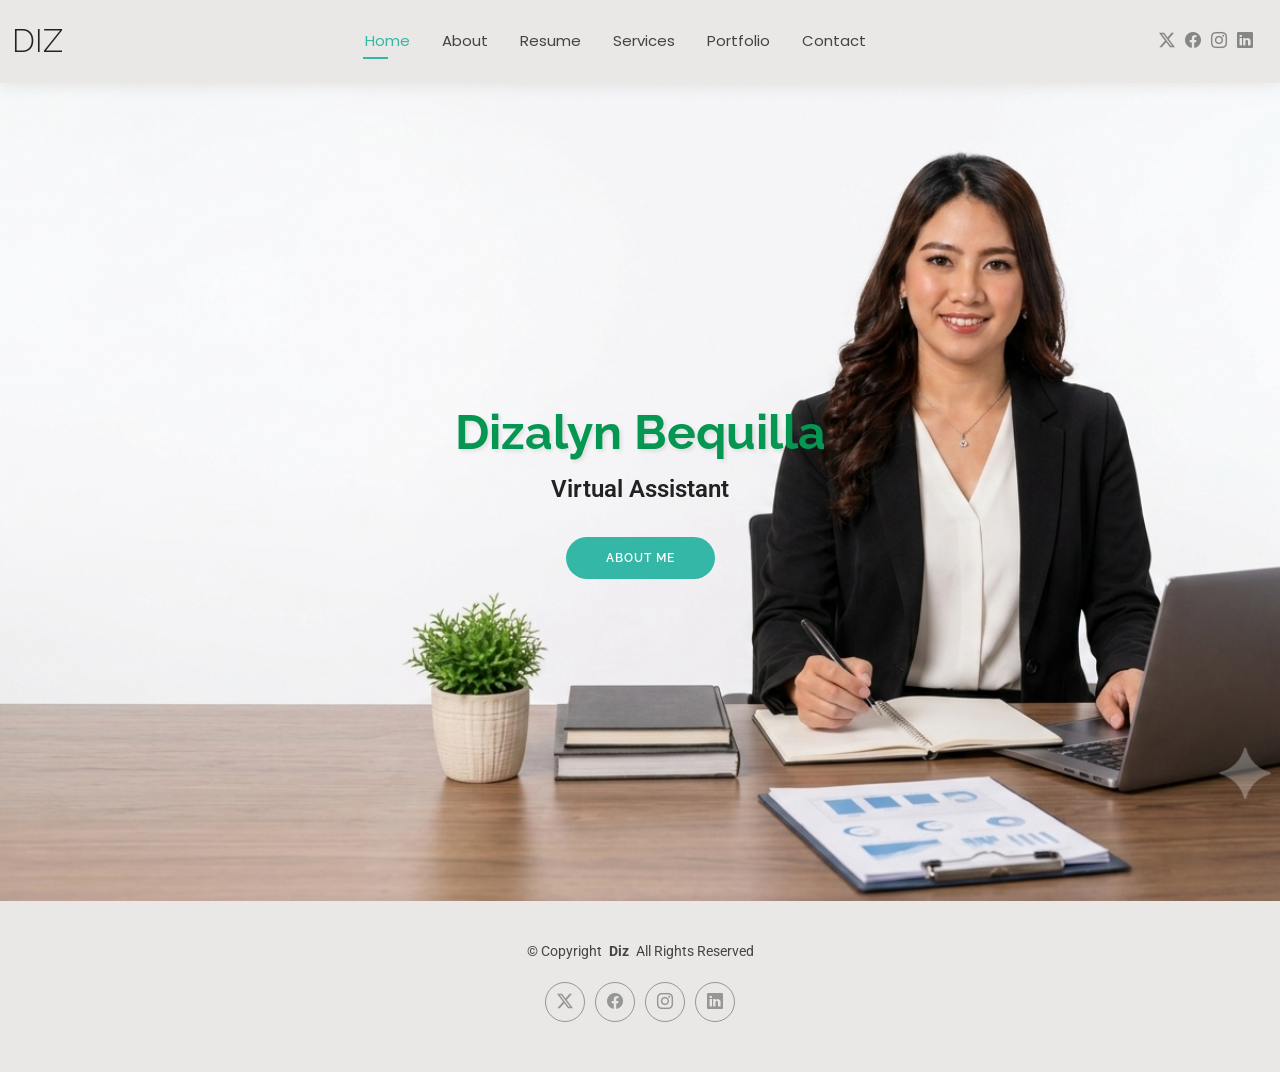
<file: index.html>
<!DOCTYPE html>
<html lang="en">

<head>
  <meta charset="utf-8">
  <meta content="width=device-width, initial-scale=1.0" name="viewport">
  <title>Home</title>
  <meta name="description" content="">
  <meta name="keywords" content="">

  <!-- Favicons -->
  <link href="assets/img/favicon.png" rel="icon">
  <link href="assets/img/apple-touch-icon.png" rel="apple-touch-icon">

  <!-- Fonts -->
  <link href="https://fonts.googleapis.com" rel="preconnect">
  <link href="https://fonts.gstatic.com" rel="preconnect" crossorigin>
  <link href="https://fonts.googleapis.com/css2?family=Roboto:ital,wght@0,100;0,300;0,400;0,500;0,700;0,900;1,100;1,300;1,400;1,500;1,700;1,900&family=Poppins:ital,wght@0,100;0,200;0,300;0,400;0,500;0,600;0,700;0,800;0,900;1,100;1,200;1,300;1,400;1,500;1,600;1,700;1,800;1,900&family=Raleway:ital,wght@0,100;0,200;0,300;0,400;0,500;0,600;0,700;0,800;0,900;1,100;1,200;1,300;1,400;1,500;1,600;1,700;1,800;1,900&display=swap" rel="stylesheet">

  <!-- Vendor CSS Files -->
  <link href="assets/vendor/bootstrap/css/bootstrap.min.css" rel="stylesheet">
  <link href="assets/vendor/bootstrap-icons/bootstrap-icons.css" rel="stylesheet">
  <link href="assets/vendor/aos/aos.css" rel="stylesheet">
  <link href="assets/vendor/swiper/swiper-bundle.min.css" rel="stylesheet">
  <link href="assets/vendor/glightbox/css/glightbox.min.css" rel="stylesheet">

  <!-- Main CSS File -->
  <link href="assets/css/main.css" rel="stylesheet">


</head>

<body class="index-page">

  <header id="header" class="header d-flex align-items-center light-background sticky-top">
    <div class="container-fluid position-relative d-flex align-items-center justify-content-between">

      <a href="index.html" class="logo d-flex align-items-center me-auto me-xl-0">
        <!-- Uncomment the line below if you also wish to use an image logo -->
        <!-- <img src="assets/img/logo.png" alt=""> -->
        <h1 class="sitename">Diz</h1>
      </a>

      <nav id="navmenu" class="navmenu">
        <ul>
          <li><a href="index.html" class="active">Home</a></li>
          <li><a href="about.html">About</a></li>
          <li><a href="resume.html">Resume</a></li>
          <li><a href="services.html">Services</a></li>
          <li><a href="portfolio.html">Portfolio</a></li>

          <li><a href="contact.html">Contact</a></li>
        </ul>
        <i class="mobile-nav-toggle d-xl-none bi bi-list"></i>
      </nav>

      <div class="header-social-links">
        <a href="#" class="twitter"><i class="bi bi-twitter-x"></i></a>
        <a href="#" class="facebook"><i class="bi bi-facebook"></i></a>
        <a href="#" class="instagram"><i class="bi bi-instagram"></i></a>
        <a href="#" class="linkedin"><i class="bi bi-linkedin"></i></a>
      </div>

    </div>
  </header>

  <main class="main">

    <!-- Hero Section -->
    <section id="hero" class="hero section">

      <img src="assets/img/banner-bg.png" alt="" data-aos="fade-in">

      <div class="container text-center" data-aos="zoom-out" data-aos-delay="100">
        <div class="row justify-content-center">
          <div class="col-lg-8">
            <h2>Dizalyn Bequilla</h2>
            <p class="job-title"> Virtual Assistant</p>
            <a href="about.html" class="btn-get-started">About Me</a>
          </div>
        </div>
      </div>

    </section><!-- /Hero Section -->

  </main>

  <footer id="footer" class="footer light-background">

    <div class="container">
      <div class="copyright text-center ">
        <p>© <span>Copyright</span> <strong class="px-1 sitename">Diz</strong> <span>All Rights Reserved<br></span></p>
      </div>
      <div class="social-links d-flex justify-content-center">
        <a href=""><i class="bi bi-twitter-x"></i></a>
        <a href=""><i class="bi bi-facebook"></i></a>
        <a href=""><i class="bi bi-instagram"></i></a>
        <a href=""><i class="bi bi-linkedin"></i></a>
      </div>
      <div class="credits">

      </div>
    </div>

  </footer>

  <!-- Scroll Top -->
  <a href="#" id="scroll-top" class="scroll-top d-flex align-items-center justify-content-center"><i class="bi bi-arrow-up-short"></i></a>

  <!-- Preloader -->
  <div id="preloader"></div>

  <!-- Vendor JS Files -->
  <script src="assets/vendor/bootstrap/js/bootstrap.bundle.min.js"></script>
  <script src="assets/vendor/php-email-form/validate.js"></script>
  <script src="assets/vendor/aos/aos.js"></script>
  <script src="assets/vendor/waypoints/noframework.waypoints.js"></script>
  <script src="assets/vendor/purecounter/purecounter_vanilla.js"></script>
  <script src="assets/vendor/swiper/swiper-bundle.min.js"></script>
  <script src="assets/vendor/glightbox/js/glightbox.min.js"></script>
  <script src="assets/vendor/imagesloaded/imagesloaded.pkgd.min.js"></script>
  <script src="assets/vendor/isotope-layout/isotope.pkgd.min.js"></script>

  <!-- Main JS File -->
  <script src="assets/js/main.js"></script>

</body>

</html>
</file>
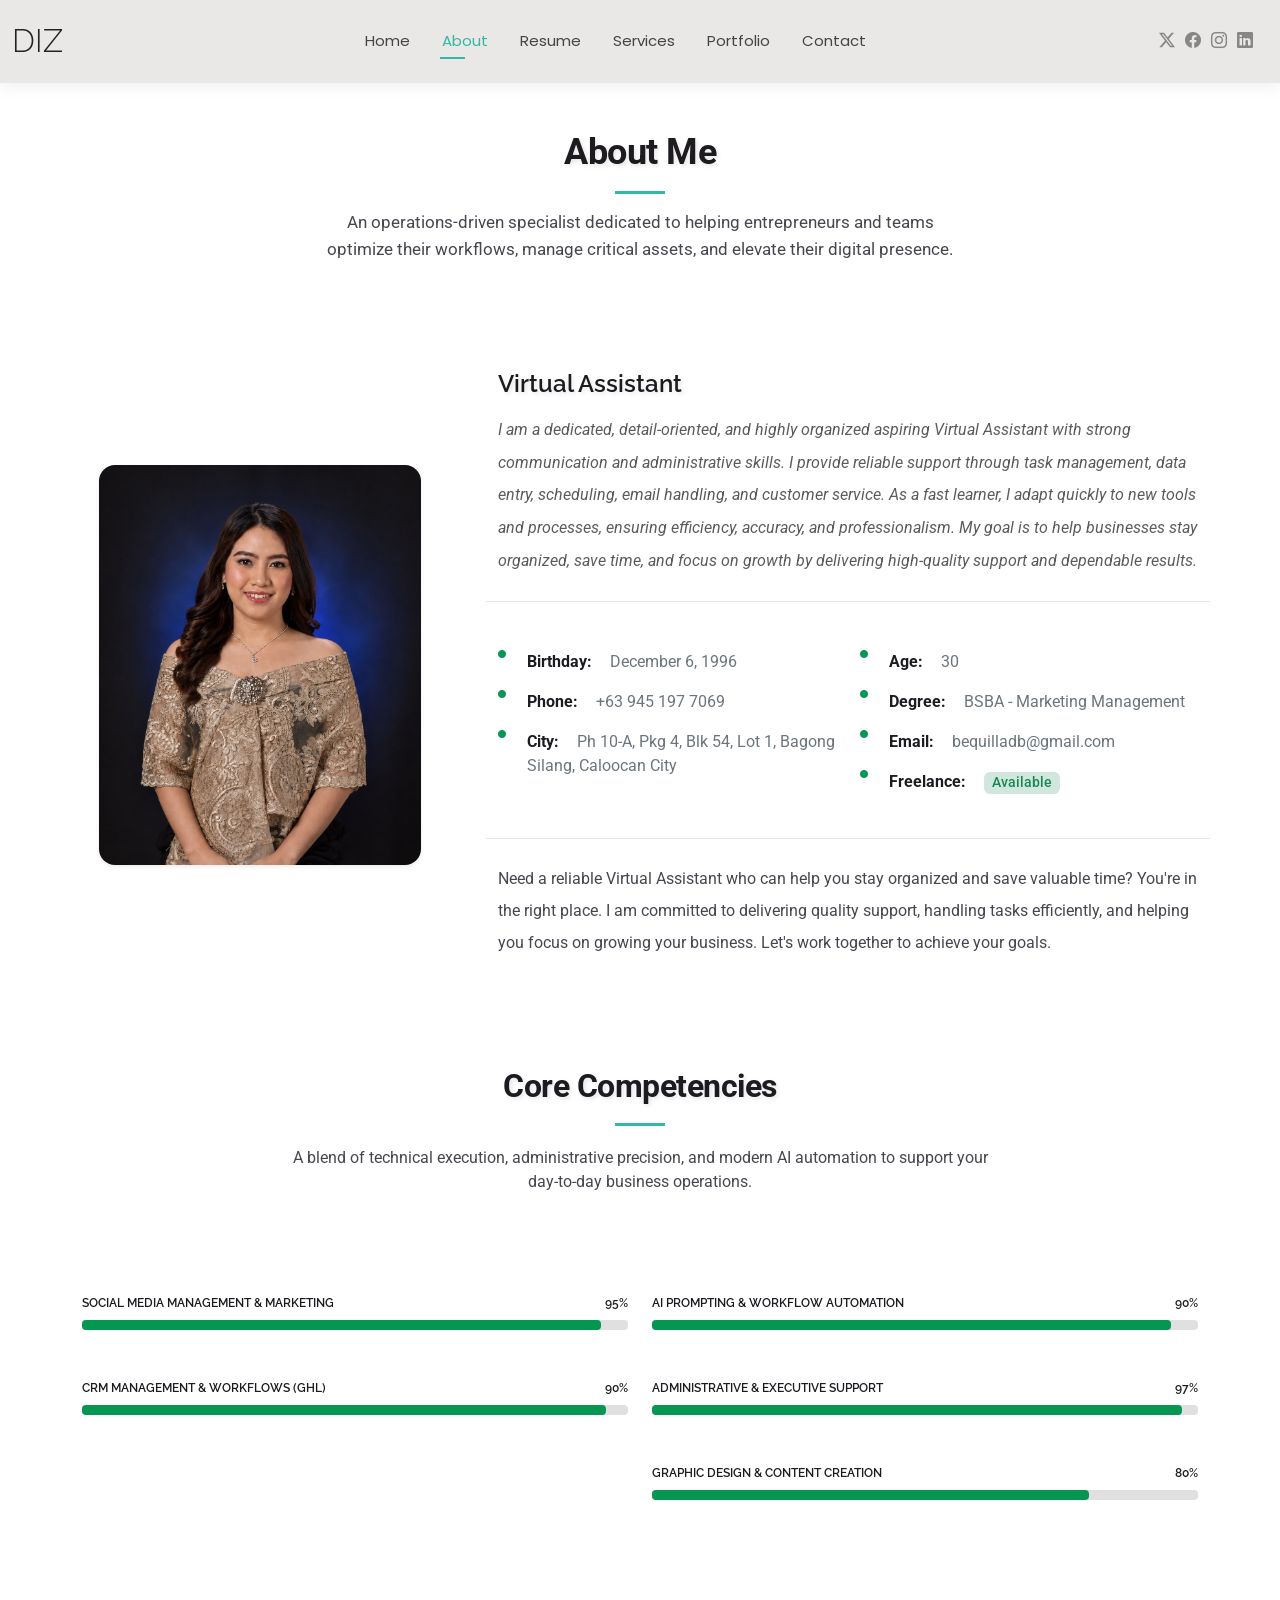
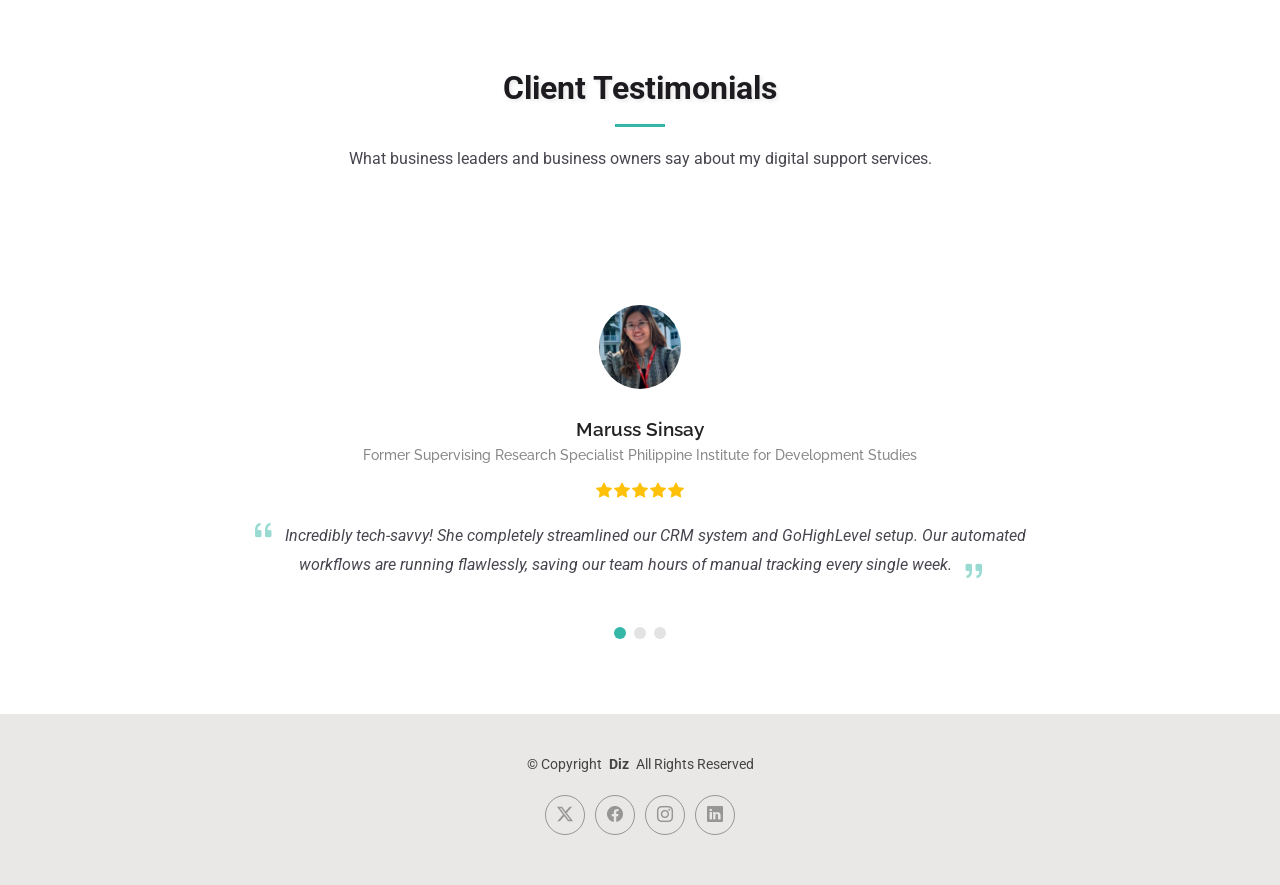
<file: about.html>
<!DOCTYPE html>
<html lang="en">

<head>
  <meta charset="utf-8">
  <meta content="width=device-width, initial-scale=1.0" name="viewport">
  <title>About</title>
  <meta name="description" content="">
  <meta name="keywords" content="">

  <!-- Favicons -->
  <link href="assets/img/favicon.png" rel="icon">
  <link href="assets/img/apple-touch-icon.png" rel="apple-touch-icon">

  <!-- Fonts -->
  <link href="https://fonts.googleapis.com" rel="preconnect">
  <link href="https://fonts.gstatic.com" rel="preconnect" crossorigin>
  <link href="https://fonts.googleapis.com/css2?family=Roboto:ital,wght@0,100;0,300;0,400;0,500;0,700;0,900;1,100;1,300;1,400;1,500;1,700;1,900&family=Poppins:ital,wght@0,100;0,200;0,300;0,400;0,500;0,600;0,700;0,800;0,900;1,100;1,200;1,300;1,400;1,500;1,600;1,700;1,800;1,900&family=Raleway:ital,wght@0,100;0,200;0,300;0,400;0,500;0,600;0,700;0,800;0,900;1,100;1,200;1,300;1,400;1,500;1,600;1,700;1,800;1,900&display=swap" rel="stylesheet">

  <!-- Vendor CSS Files -->
  <link href="assets/vendor/bootstrap/css/bootstrap.min.css" rel="stylesheet">
  <link href="assets/vendor/bootstrap-icons/bootstrap-icons.css" rel="stylesheet">
  <link href="assets/vendor/aos/aos.css" rel="stylesheet">
  <link href="assets/vendor/swiper/swiper-bundle.min.css" rel="stylesheet">
  <link href="assets/vendor/glightbox/css/glightbox.min.css" rel="stylesheet">

  <!-- Main CSS File -->
  <link href="assets/css/main.css" rel="stylesheet">


</head>

<body class="about-page">

  <header id="header" class="header d-flex align-items-center light-background sticky-top">
    <div class="container-fluid position-relative d-flex align-items-center justify-content-between">

      <a href="index.html" class="logo d-flex align-items-center me-auto me-xl-0">
        <!-- Uncomment the line below if you also wish to use an image logo -->
        <!-- <img src="assets/img/logo.png" alt=""> -->
        <h1 class="sitename">DIZ</h1>
      </a>

      <nav id="navmenu" class="navmenu">
        <ul>
          <li><a href="index.html">Home</a></li>
          <li><a href="about.html" class="active">About</a></li>
          <li><a href="resume.html">Resume</a></li>
          <li><a href="services.html">Services</a></li>
          <li><a href="portfolio.html">Portfolio</a></li>

          <li><a href="contact.html">Contact</a></li>
        </ul>
        <i class="mobile-nav-toggle d-xl-none bi bi-list"></i>
      </nav>

      <div class="header-social-links">
        <a href="#" class="twitter"><i class="bi bi-twitter-x"></i></a>
        <a href="#" class="facebook"><i class="bi bi-facebook"></i></a>
        <a href="#" class="instagram"><i class="bi bi-instagram"></i></a>
        <a href="#" class="linkedin"><i class="bi bi-linkedin"></i></a>
      </div>

    </div>
  </header>

  <main class="main">

<!-- About Section -->
<section id="about" class="about section py-5" style="background-color: #fff;">

  <!-- Section Title -->
  <div class="container section-title text-center mb-5" data-aos="fade-up">
    <h2 style="font-family: 'Roboto', sans-serif; font-weight: 700; color: #1d1b20; letter-spacing: -0.5px; font-size: 2.25rem; margin-bottom: 15px;">About Me</h2>
    <p style="color: #49454f; font-size: 1.05rem; max-width: 650px; margin: 0 auto; line-height: 1.6;">
      An operations-driven specialist dedicated to helping entrepreneurs and teams optimize their workflows, manage critical assets, and elevate their digital presence.
    </p>
  </div><!-- End Section Title -->

  <div class="container" data-aos="fade-up" data-aos-delay="100">

    <div class="row gy-5 justify-content-center align-items-center">
      <!-- Profile Image -->
      <div class="col-lg-4 text-center">
        <img src="assets/img/diz.jpg" class="img-fluid rounded-4 shadow-sm" alt="Profile Image" style="max-height: 400px; object-fit: cover;">
      </div>
      
      <!-- Content Area -->
      <div class="col-lg-8 content ps-lg-5">
        <h2 style="color: #1d1b20; font-weight: 600; margin-bottom: 15px;">Virtual Assistant</h2>
        
        <p class="fst-italic text-muted lh-lg mb-4" style="font-size: 1.02rem;">
          I am a dedicated, detail-oriented, and highly organized aspiring Virtual Assistant with strong communication 
          and administrative skills. I provide reliable support through task management, data entry, scheduling, email handling, and customer service. 
          As a fast learner, I adapt quickly to new tools and processes, ensuring efficiency, accuracy, and professionalism. 
          My goal is to help businesses stay organized, save time, and focus on growth by delivering high-quality support and dependable results.
        </p>
        
        <!-- Info List with Clean Bullets -->
        <div class="row g-4 border-top border-bottom py-4 my-4" style="border-color: #e8e6ea !important;">
          <div class="col-md-6">
            <ul class="list-unstyled mb-0">
              <li class="d-flex align-items-start mb-3">
                <i class="bi bi-circle-fill pt-1.5 pe-3" style="font-size: 8px; color: #059652;"></i>
                <div><strong style="color: #1d1b20;">Birthday:</strong> <span class="text-secondary ms-1">December 6, 1996</span></div>
              </li>
              <!-- <li class="d-flex align-items-start mb-3">
                <i class="bi bi-circle-fill pt-1.5 pe-3" style="font-size: 8px; color: #059652;"></i>
                <div><strong style="color: #1d1b20;">Website:</strong> <span class="text-secondary ms-1">bequilladb@gmail.com</span></div>
              </li> -->
              <li class="d-flex align-items-start mb-3">
                <i class="bi bi-circle-fill pt-1.5 pe-3" style="font-size: 8px; color: #059652;"></i>
                <div><strong style="color: #1d1b20;">Phone:</strong> <span class="text-secondary ms-1">+63 945 197 7069</span></div>
              </li>
              <li class="d-flex align-items-start">
                <i class="bi bi-circle-fill pt-1.5 pe-3" style="font-size: 8px; color: #059652;"></i>
                <div><strong style="color: #1d1b20;">City:</strong> <span class="text-secondary ms-1">Ph 10-A, Pkg 4, Blk 54, Lot 1, Bagong Silang, Caloocan City</span></div>
              </li>
            </ul>
          </div>
          <div class="col-md-6">
            <ul class="list-unstyled mb-0">
              <li class="d-flex align-items-start mb-3">
                <i class="bi bi-circle-fill pt-1.5 pe-3" style="font-size: 8px; color: #059652;"></i>
                <div><strong style="color: #1d1b20;">Age:</strong> <span class="text-secondary ms-1">30</span></div>
              </li>
              <li class="d-flex align-items-start mb-3">
                <i class="bi bi-circle-fill pt-1.5 pe-3" style="font-size: 8px; color: #059652;"></i>
                <div><strong style="color: #1d1b20;">Degree:</strong> <span class="text-secondary ms-1">BSBA - Marketing Management</span></div>
              </li>
              <li class="d-flex align-items-start mb-3">
                <i class="bi bi-circle-fill pt-1.5 pe-3" style="font-size: 8px; color: #059652;"></i>
                <div><strong style="color: #1d1b20;">Email:</strong> <span class="text-secondary ms-1">bequilladb@gmail.com</span></div>
              </li>
              <li class="d-flex align-items-start">
                <i class="bi bi-circle-fill pt-1.5 pe-3" style="font-size: 8px; color: #059652;"></i>
                <div><strong style="color: #1d1b20;">Freelance:</strong> <span class="badge bg-success-subtle text-success ms-1 px-2 py-1" style="font-size: 0.85rem; font-weight: 500;">Available</span></div>
              </li>
            </ul>
          </div>
        </div>
        
        <p class="lh-lg mb-0" style="color: #49454f;">
          Need a reliable Virtual Assistant who can help you stay organized and save valuable time? You're in the right place. I am committed to delivering quality support, handling tasks efficiently, and helping you focus on growing your business. Let's work together to achieve your goals.
        </p>
      </div>
    </div>

  </div>

</section>
<!-- /About Section -->

<section id="skills" class="skills section" style="background-color: #ffffff; padding: 60px 0;">

      <div class="container section-title" data-aos="fade-up" style="text-align: center; margin-bottom: 40px;">
        <h2 style="font-family: 'Roboto', sans-serif; font-weight: 700; color: #1d1b20; letter-spacing: -0.5px;">Core Competencies</h2>
        <p style="color: #49454f; font-size: 1rem; max-width: 700px; margin: 0 auto;">
          A blend of technical execution, administrative precision, and modern AI automation to support your day-to-day business operations.
        </p>
      </div><div class="container" data-aos="fade-up" data-aos-delay="100">

        <div class="row skills-content skills-animation">

          <div class="col-lg-6">

            <div class="progress" style="margin-bottom: 25px;">
              <span class="skill" style="font-weight: 600; color: #1d1b20; display: flex; justify-content: space-between; margin-bottom: 8px;"><span>Social Media Management &amp; Marketing</span> <i class="val">95%</i></span>
              <div class="progress-bar-wrap" style="background: #e0e0e0; border-radius: 4px; height: 10px;">
                <div class="progress-bar" role="progressbar" aria-valuenow="95" aria-valuemin="0" aria-valuemax="100" style="background: #059652; height: 100%; border-radius: 4px; width: 95%;"></div>
              </div>
            </div><div class="progress" style="margin-bottom: 25px;">
              <span class="skill" style="font-weight: 600; color: #1d1b20; display: flex; justify-content: space-between; margin-bottom: 8px;"><span>CRM Management &amp; Workflows (GHL)</span> <i class="val">90%</i></span>
              <div class="progress-bar-wrap" style="background: #e0e0e0; border-radius: 4px; height: 10px;">
                <div class="progress-bar" role="progressbar" aria-valuenow="96" aria-valuemin="0" aria-valuemax="100" style="background: #059652; height: 100%; border-radius: 4px; width: 90%;"></div>
              </div>
            </div>
            <!-- <div class="progress" style="margin-bottom: 25px;">
              <span class="skill" style="font-weight: 600; color: #1d1b20; display: flex; justify-content: space-between; margin-bottom: 8px;"><span>Web Management (WordPress, HTML/CSS)</span> <i class="val">90%</i></span>
              <div class="progress-bar-wrap" style="background: #e0e0e0; border-radius: 4px; height: 10px;">
                <div class="progress-bar" role="progressbar" aria-valuenow="90" aria-valuemin="0" aria-valuemax="100" style="background: #059652; height: 100%; border-radius: 4px; width: 90%;"></div>
              </div>
            </div> -->
          </div>

          <div class="col-lg-6">

            <div class="progress" style="margin-bottom: 25px;">
              <span class="skill" style="font-weight: 600; color: #1d1b20; display: flex; justify-content: space-between; margin-bottom: 8px;"><span>AI Prompting &amp; Workflow Automation</span> <i class="val">90%</i></span>
              <div class="progress-bar-wrap" style="background: #e0e0e0; border-radius: 4px; height: 10px;">
                <div class="progress-bar" role="progressbar" aria-valuenow="95" aria-valuemin="0" aria-valuemax="100" style="background: #059652; height: 100%; border-radius: 4px; width: 95%;"></div>
              </div>
            </div><div class="progress" style="margin-bottom: 25px;">
              <span class="skill" style="font-weight: 600; color: #1d1b20; display: flex; justify-content: space-between; margin-bottom: 8px;"><span>Administrative &amp; Executive Support</span> <i class="val">97%</i></span>
              <div class="progress-bar-wrap" style="background: #e0e0e0; border-radius: 4px; height: 10px;">
                <div class="progress-bar" role="progressbar" aria-valuenow="97" aria-valuemin="0" aria-valuemax="100" style="background: #059652; height: 100%; border-radius: 4px; width: 97%;"></div>
              </div>
            </div><div class="progress" style="margin-bottom: 25px;">
              <span class="skill" style="font-weight: 600; color: #1d1b20; display: flex; justify-content: space-between; margin-bottom: 8px;"><span>Graphic Design &amp; Content Creation</span> <i class="val">80%</i></span>
              <div class="progress-bar-wrap" style="background: #e0e0e0; border-radius: 4px; height: 10px;">
                <div class="progress-bar" role="progressbar" aria-valuenow="80" aria-valuemin="0" aria-valuemax="100" style="background: #059652; height: 100%; border-radius: 4px; width: 80%;"></div>
              </div>
            </div></div>

        </div>

      </div>

    </section>
    <!-- <section id="stats" class="stats section" style="background-color: #ffffff; padding: 60px 0;">

      <div class="container section-title" data-aos="fade-up" style="text-align: center; margin-bottom: 40px;">
        <h2 style="font-family: 'Roboto', sans-serif; font-weight: 700; color: #1d1b20;">Track Record &amp; Impact</h2>
        <p style="color: #49454f; font-size: 1rem;">Measurable results delivered through dedicated remote business support.</p>
      </div><div class="container" data-aos="fade-up" data-aos-delay="100">

        <div class="row gy-4 justify-content-center">

          <div class="col-lg-3 col-md-6">
            <div class="stats-item text-center w-100 h-100" style="padding: 20px; background: #ffffff;">
              <span data-purecounter-start="0" data-purecounter-end="15" data-purecounter-duration="1" class="purecounter" style="font-size: 2.5rem; font-weight: 700; color: #6750A4; display: block; margin-bottom: 10px;"></span>
              <p style="color: #49454f; font-weight: 500; margin: 0;">Global Clients Served</p>
            </div>
          </div><div class="col-lg-3 col-md-6">
            <div class="stats-item text-center w-100 h-100" style="padding: 20px; background: #ffffff;">
              <span data-purecounter-start="0" data-purecounter-end="45" data-purecounter-duration="1" class="purecounter" style="font-size: 2.5rem; font-weight: 700; color: #6750A4; display: block; margin-bottom: 10px;"></span>
              <p style="color: #49454f; font-weight: 500; margin: 0;">Projects Completed</p>
            </div>
          </div><div class="col-lg-3 col-md-6">
            <div class="stats-item text-center w-100 h-100" style="padding: 20px; background: #ffffff;">
              <span data-purecounter-start="0" data-purecounter-end="1500" data-purecounter-duration="1" class="purecounter" style="font-size: 2.5rem; font-weight: 700; color: #6750A4; display: block; margin-bottom: 10px;"></span>
              <p style="color: #49454f; font-weight: 500; margin: 0;">Hours of Active Support</p>
            </div>
          </div><div class="col-lg-3 col-md-6">
            <div class="stats-item text-center w-100 h-100" style="padding: 20px; background: #ffffff;">
              <span data-purecounter-start="0" data-purecounter-end="98" data-purecounter-duration="1" class="purecounter" style="font-size: 2.5rem; font-weight: 700; color: #6750A4; display: block; margin-bottom: 10px;"></span>
              <p style="color: #49454f; font-weight: 500; margin: 0;">% Client Retention Rate</p>
            </div>
          </div></div>

      </div>

    </section> -->
    <section id="testimonials" class="testimonials section" style="background-color: #ffffff; padding: 60px 0;">

      <div class="container section-title" data-aos="fade-up" style="text-align: center; margin-bottom: 40px;">
        <h2 style="font-family: 'Roboto', sans-serif; font-weight: 700; color: #1d1b20;">Client Testimonials</h2>
        <p style="color: #49454f; font-size: 1rem;">What business leaders and business owners say about my digital support services.</p>
      </div><div class="container" data-aos="fade-up" data-aos-delay="100">

        <div class="swiper init-swiper">
          <script type="application/json" class="swiper-config">
            {
              "loop": true,
              "speed": 600,
              "autoplay": {
                "delay": 5000
              },
              "slidesPerView": "auto",
              "pagination": {
                "el": ".swiper-pagination",
                "type": "bullets",
                "clickable": true
              }
            }
          </script>
          <div class="swiper-wrapper">

            <div class="swiper-slide">
              <div class="testimonial-item" style="text-align: center; padding: 30px; background: #ffffff;">
                <img src="assets/img/testimonials/testimonials-6.png" class="testimonial-img" alt="" style="width: 90px; border-radius: 50%; margin-bottom: 15px;">
                <h3 style="font-size: 1.2rem; font-weight: 600; margin-bottom: 5px;">Maruss Sinsay</h3>
                <h4 style="font-size: 0.9rem; color: #888888; margin-bottom: 15px;">Former Supervising Research Specialist
Philippine Institute for Development Studies</h4>
                <div class="stars" style="color: #ffc107; margin-bottom: 15px;">
                  <i class="bi bi-star-fill"></i><i class="bi bi-star-fill"></i><i class="bi bi-star-fill"></i><i class="bi bi-star-fill"></i><i class="bi bi-star-fill"></i>
                </div>
                <p style="font-style: italic; color: #49454f; max-width: 800px; margin: 0 auto;">
                  <i class="bi bi-quote quote-icon-left"></i>
                  <span>Incredibly tech-savvy! She completely streamlined our CRM system and GoHighLevel setup. Our automated workflows are running flawlessly, saving our team hours of manual tracking every single week.</span>
                  <i class="bi bi-quote quote-icon-right"></i>
                </p>
              </div>
            </div>
            <div class="swiper-slide">
              <div class="testimonial-item" style="text-align: center; padding: 30px; background: #ffffff;">
                <img src="assets/img/testimonials/testimonials-7.png" class="testimonial-img" alt="" style="width: 90px; border-radius: 50%; margin-bottom: 15px;">
                <h3 style="font-size: 1.2rem; font-weight: 600; margin-bottom: 5px;">Renlay Concha</h3>
                <h4 style="font-size: 0.9rem; color: #888888; margin-bottom: 15px;">Division Chief, CDD-BGPPB-TSO</h4>
                <div class="stars" style="color: #ffc107; margin-bottom: 15px;">
                  <i class="bi bi-star-fill"></i><i class="bi bi-star-fill"></i><i class="bi bi-star-fill"></i><i class="bi bi-star-fill"></i><i class="bi bi-star-fill"></i>
                </div>
                <p style="font-style: italic; color: #49454f; max-width: 800px; margin: 0 auto;">
                  <i class="bi bi-quote quote-icon-left"></i>
                  <span>An absolute asset to our social media operations. She handles content scheduling, scheduling setups, and Meta Business Suite updates seamlessly. Extremely reliable and requires very minimal supervision.</span>
                  <i class="bi bi-quote quote-icon-right"></i>
                </p>
              </div>
            </div>
            <div class="swiper-slide">
              <div class="testimonial-item" style="text-align: center; padding: 30px; background: #ffffff;">
                <img src="assets/img/testimonials/testimonials-8.png" class="testimonial-img" alt="" style="width: 90px; border-radius: 50%; margin-bottom: 15px;">
                <h3 style="font-size: 1.2rem; font-weight: 600; margin-bottom: 5px;">Mary Jane Sumagpao</h3>
                <h4 style="font-size: 0.9rem; color: #888888; margin-bottom: 15px;">Former Supervising Administrative Officer, KALAHI-CIDSS, DSWD</h4>
                <div class="stars" style="color: #ffc107; margin-bottom: 15px;">
                  <i class="bi bi-star-fill"></i><i class="bi bi-star-fill"></i><i class="bi bi-star-fill"></i><i class="bi bi-star-fill"></i><i class="bi bi-star-fill"></i>
                </div>
                <p style="font-style: italic; color: #49454f; max-width: 800px; margin: 0 auto;">
                  <i class="bi bi-quote quote-icon-left"></i>
                  <span>Her mastery of Notion and Trello transformed our disorganized internal tracking systems. Communication across our departments has improved dramatically since she took over project coordination.</span>
                  <i class="bi bi-quote quote-icon-right"></i>
                </p>
              </div>
            </div>
          </div>
          <div class="swiper-pagination"></div>
        </div>

      </div>

    </section>
  </main>

  <footer id="footer" class="footer light-background">

    <div class="container">
      <div class="copyright text-center ">
        <p>© <span>Copyright</span> <strong class="px-1 sitename">Diz</strong> <span>All Rights Reserved<br></span></p>
      </div>
      <div class="social-links d-flex justify-content-center">
        <a href=""><i class="bi bi-twitter-x"></i></a>
        <a href=""><i class="bi bi-facebook"></i></a>
        <a href=""><i class="bi bi-instagram"></i></a>
        <a href=""><i class="bi bi-linkedin"></i></a>
      </div>
      <div class="credits">


      </div>
    </div>

  </footer>

  <!-- Scroll Top -->
  <a href="#" id="scroll-top" class="scroll-top d-flex align-items-center justify-content-center"><i class="bi bi-arrow-up-short"></i></a>

  <!-- Preloader -->
  <div id="preloader"></div>

  <!-- Vendor JS Files -->
  <script src="assets/vendor/bootstrap/js/bootstrap.bundle.min.js"></script>
  <script src="assets/vendor/php-email-form/validate.js"></script>
  <script src="assets/vendor/aos/aos.js"></script>
  <script src="assets/vendor/waypoints/noframework.waypoints.js"></script>
  <script src="assets/vendor/purecounter/purecounter_vanilla.js"></script>
  <script src="assets/vendor/swiper/swiper-bundle.min.js"></script>
  <script src="assets/vendor/glightbox/js/glightbox.min.js"></script>
  <script src="assets/vendor/imagesloaded/imagesloaded.pkgd.min.js"></script>
  <script src="assets/vendor/isotope-layout/isotope.pkgd.min.js"></script>

  <!-- Main JS File -->
  <script src="assets/js/main.js"></script>

</body>

</html>
</file>
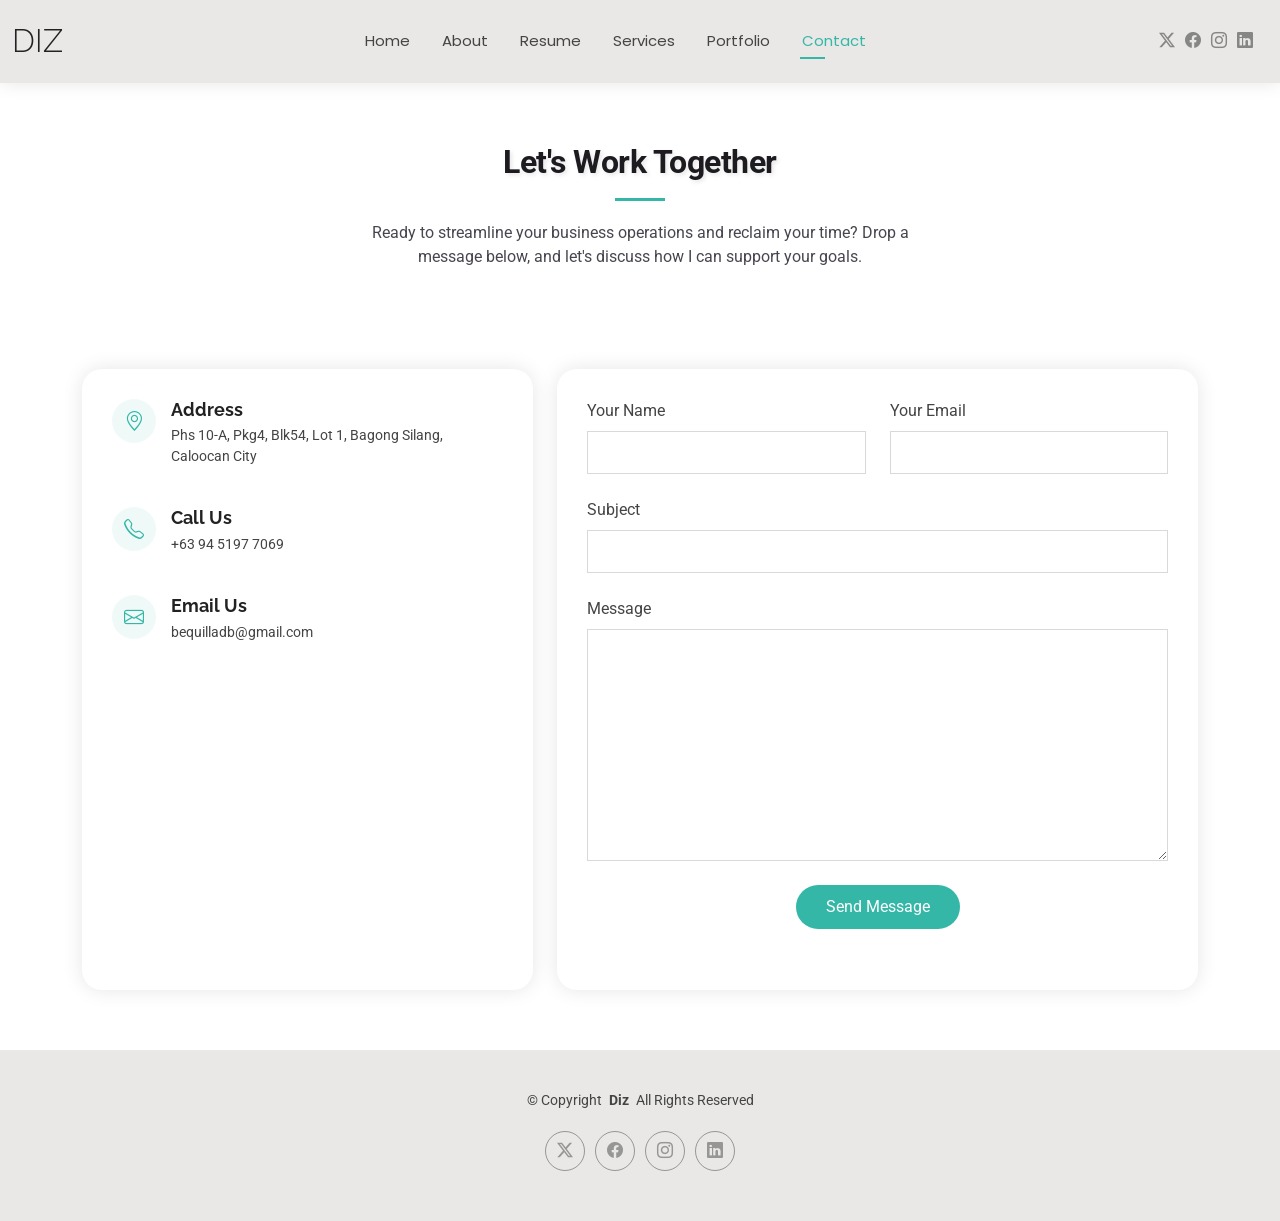
<file: contact.html>
<!DOCTYPE html>
<html lang="en">

<head>
  <meta charset="utf-8">
  <meta content="width=device-width, initial-scale=1.0" name="viewport">
  <title>Contact</title>
  <meta name="description" content="">
  <meta name="keywords" content="">

  <!-- Favicons -->
  <link href="assets/img/favicon.png" rel="icon">
  <link href="assets/img/apple-touch-icon.png" rel="apple-touch-icon">

  <!-- Fonts -->
  <link href="https://fonts.googleapis.com" rel="preconnect">
  <link href="https://fonts.gstatic.com" rel="preconnect" crossorigin>
  <link href="https://fonts.googleapis.com/css2?family=Roboto:ital,wght@0,100;0,300;0,400;0,500;0,700;0,900;1,100;1,300;1,400;1,500;1,700;1,900&family=Poppins:ital,wght@0,100;0,200;0,300;0,400;0,500;0,600;0,700;0,800;0,900;1,100;1,200;1,300;1,400;1,500;1,600;1,700;1,800;1,900&family=Raleway:ital,wght@0,100;0,200;0,300;0,400;0,500;0,600;0,700;0,800;0,900;1,100;1,200;1,300;1,400;1,500;1,600;1,700;1,800;1,900&display=swap" rel="stylesheet">

  <!-- Vendor CSS Files -->
  <link href="assets/vendor/bootstrap/css/bootstrap.min.css" rel="stylesheet">
  <link href="assets/vendor/bootstrap-icons/bootstrap-icons.css" rel="stylesheet">
  <link href="assets/vendor/aos/aos.css" rel="stylesheet">
  <link href="assets/vendor/swiper/swiper-bundle.min.css" rel="stylesheet">
  <link href="assets/vendor/glightbox/css/glightbox.min.css" rel="stylesheet">

  <!-- Main CSS File -->
  <link href="assets/css/main.css" rel="stylesheet">


</head>

<body class="contact-page">

  <header id="header" class="header d-flex align-items-center light-background sticky-top">
    <div class="container-fluid position-relative d-flex align-items-center justify-content-between">

      <a href="index.html" class="logo d-flex align-items-center me-auto me-xl-0">
        <!-- Uncomment the line below if you also wish to use an image logo -->
        <!-- <img src="assets/img/logo.png" alt=""> -->
        <h1 class="sitename">Diz</h1>
      </a>

      <nav id="navmenu" class="navmenu">
        <ul>
          <li><a href="index.html">Home</a></li>
          <li><a href="about.html">About</a></li>
          <li><a href="resume.html">Resume</a></li>
          <li><a href="services.html">Services</a></li>
          <li><a href="portfolio.html">Portfolio</a></li>
 
          <li><a href="contact.html" class="active">Contact</a></li>
        </ul>
        <i class="mobile-nav-toggle d-xl-none bi bi-list"></i>
      </nav>

      <div class="header-social-links">
        <a href="#" class="twitter"><i class="bi bi-twitter-x"></i></a>
        <a href="#" class="facebook"><i class="bi bi-facebook"></i></a>
        <a href="#" class="instagram"><i class="bi bi-instagram"></i></a>
        <a href="#" class="linkedin"><i class="bi bi-linkedin"></i></a>
      </div>

    </div>
  </header>

  <main class="main">

    <!-- Contact Section -->
    <section id="contact" class="contact section">

      <!-- Section Title -->
<div class="container section-title" data-aos="fade-up" style="text-align: center; margin-bottom: 40px;">
        <h2 style="font-family: 'Roboto', sans-serif; font-weight: 700; color: #1d1b20; letter-spacing: -0.5px;">Let's Work Together</h2>
        <p style="color: #49454f; font-size: 1rem; max-width: 600px; margin: 0 auto;">
          Ready to streamline your business operations and reclaim your time? Drop a message below, and let's discuss how I can support your goals.
        </p>
      </div><!-- End Section Title -->

      <div class="container" data-aos="fade-up" data-aos-delay="100">

        <div class="row gy-4">

          <div class="col-lg-5">

            <div class="info-wrap">
              <div class="info-item d-flex" data-aos="fade-up" data-aos-delay="200">
                <i class="bi bi-geo-alt flex-shrink-0"></i>
                <div>
                  <h3>Address</h3>
                  <p>Phs 10-A, Pkg4, Blk54, Lot 1, Bagong Silang, Caloocan City</p>
                </div>
              </div><!-- End Info Item -->

              <div class="info-item d-flex" data-aos="fade-up" data-aos-delay="300">
                <i class="bi bi-telephone flex-shrink-0"></i>
                <div>
                  <h3>Call Us</h3>
                  <p>+63 94 5197 7069</p>
                </div>
              </div><!-- End Info Item -->

              <div class="info-item d-flex" data-aos="fade-up" data-aos-delay="400">
                <i class="bi bi-envelope flex-shrink-0"></i>
                <div>
                  <h3>Email Us</h3>
                  <p>bequilladb@gmail.com</p>
                </div>
              </div><!-- End Info Item -->
<iframe src="https://www.google.com/maps/embed?pb=!1m18!1m12!1m3!1d3857.770378264112!2d121.03430127575167!3d14.781959772609447!2m3!1f0!2f0!3f0!3m2!1i1024!2i768!4f13.1!3m3!1m2!1s0x3397af000803391d%3A0x4f8869d6656ff47b!2sAJ%20CARWASH!5e0!3m2!1sen!2sph!4v1781757616924!5m2!1sen!2sph" frameborder="0" style="border:0; width: 100%; height: 270px;" allowfullscreen="" loading="lazy" referrerpolicy="no-referrer-when-downgrade"></iframe>
              
            </div>
          </div>

          <div class="col-lg-7">
            <form action="forms/contact.php" method="post" class="php-email-form" data-aos="fade-up" data-aos-delay="200">
              <div class="row gy-4">

                <div class="col-md-6">
                  <label for="name-field" class="pb-2">Your Name</label>
                  <input type="text" name="name" id="name-field" class="form-control" required="">
                </div>

                <div class="col-md-6">
                  <label for="email-field" class="pb-2">Your Email</label>
                  <input type="email" class="form-control" name="email" id="email-field" required="">
                </div>

                <div class="col-md-12">
                  <label for="subject-field" class="pb-2">Subject</label>
                  <input type="text" class="form-control" name="subject" id="subject-field" required="">
                </div>

                <div class="col-md-12">
                  <label for="message-field" class="pb-2">Message</label>
                  <textarea class="form-control" name="message" rows="10" id="message-field" required=""></textarea>
                </div>

                <div class="col-md-12 text-center">
                  <div class="loading">Loading</div>
                  <div class="error-message"></div>
                  <div class="sent-message">Your message has been sent. Thank you!</div>

                  <button type="submit">Send Message</button>
                </div>

              </div>
            </form>
          </div><!-- End Contact Form -->

        </div>

      </div>

    </section>
    <!-- /Contact Section -->

  </main>

  <footer id="footer" class="footer light-background">

    <div class="container">
      <div class="copyright text-center ">
        <p>© <span>Copyright</span> <strong class="px-1 sitename">Diz</strong> <span>All Rights Reserved<br></span></p>
      </div>
      <div class="social-links d-flex justify-content-center">
        <a href=""><i class="bi bi-twitter-x"></i></a>
        <a href=""><i class="bi bi-facebook"></i></a>
        <a href=""><i class="bi bi-instagram"></i></a>
        <a href=""><i class="bi bi-linkedin"></i></a>
      </div>
      <div class="credits">
      
      </div>
    </div>

  </footer>

  <!-- Scroll Top -->
  <a href="#" id="scroll-top" class="scroll-top d-flex align-items-center justify-content-center"><i class="bi bi-arrow-up-short"></i></a>

  <!-- Preloader -->
  <div id="preloader"></div>

  <!-- Vendor JS Files -->
  <script src="assets/vendor/bootstrap/js/bootstrap.bundle.min.js"></script>
  <script src="assets/vendor/php-email-form/validate.js"></script>
  <script src="assets/vendor/aos/aos.js"></script>
  <script src="assets/vendor/waypoints/noframework.waypoints.js"></script>
  <script src="assets/vendor/purecounter/purecounter_vanilla.js"></script>
  <script src="assets/vendor/swiper/swiper-bundle.min.js"></script>
  <script src="assets/vendor/glightbox/js/glightbox.min.js"></script>
  <script src="assets/vendor/imagesloaded/imagesloaded.pkgd.min.js"></script>
  <script src="assets/vendor/isotope-layout/isotope.pkgd.min.js"></script>

  <!-- Main JS File -->
  <script src="assets/js/main.js"></script>

</body>

</html>
</file>
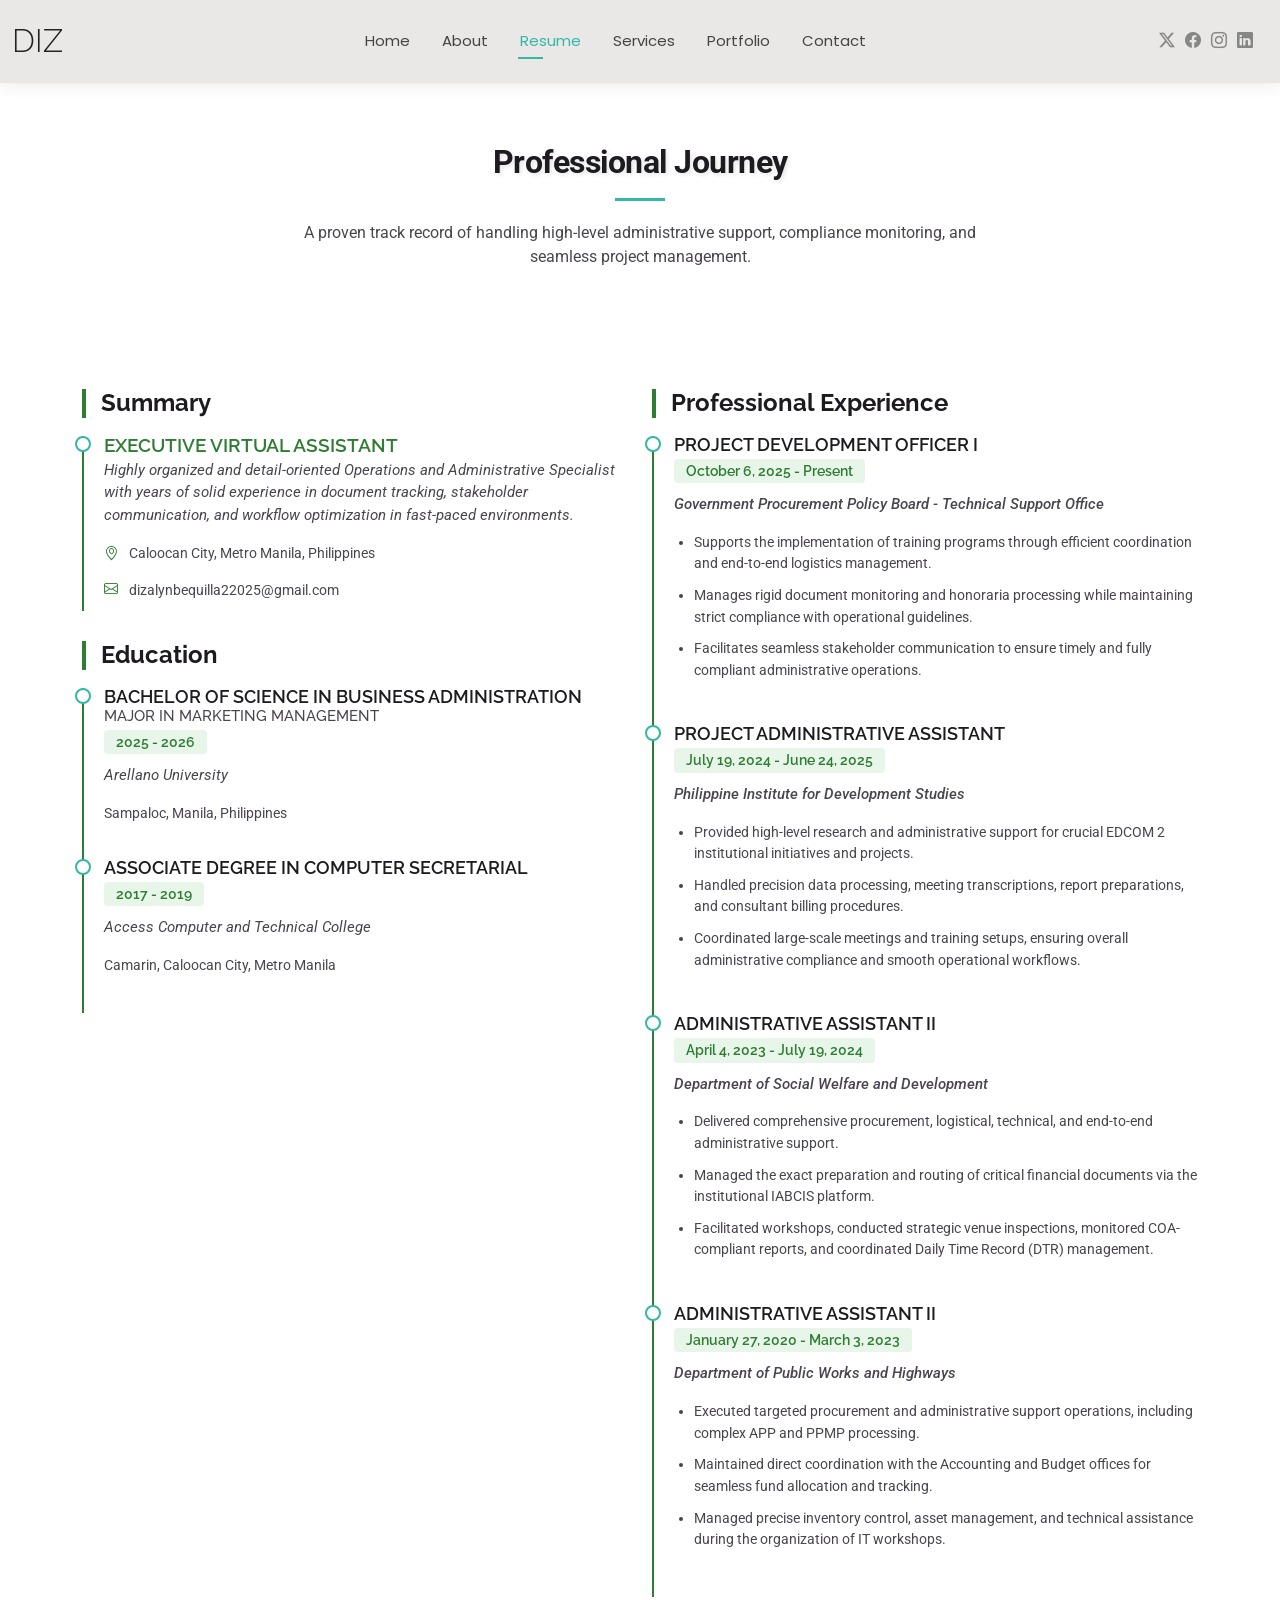
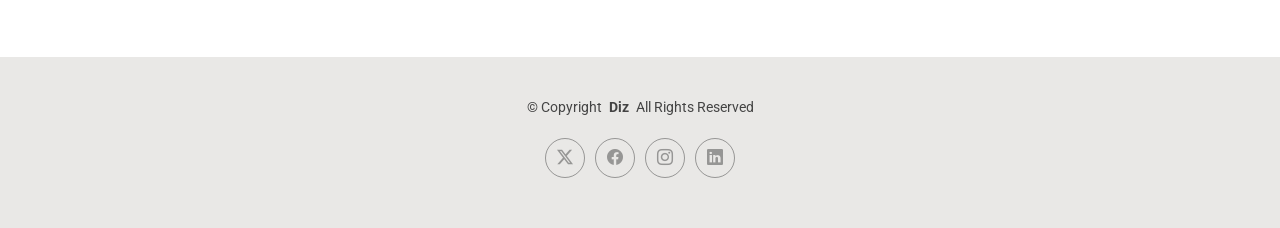
<file: resume.html>
<!DOCTYPE html>
<html lang="en">

<head>
  <meta charset="utf-8">
  <meta content="width=device-width, initial-scale=1.0" name="viewport">
  <title>Resume</title>
  <meta name="description" content="">
  <meta name="keywords" content="">

  <!-- Favicons -->
  <link href="assets/img/favicon.png" rel="icon">
  <link href="assets/img/apple-touch-icon.png" rel="apple-touch-icon">

  <!-- Fonts -->
  <link href="https://fonts.googleapis.com" rel="preconnect">
  <link href="https://fonts.gstatic.com" rel="preconnect" crossorigin>
  <link href="https://fonts.googleapis.com/css2?family=Roboto:ital,wght@0,100;0,300;0,400;0,500;0,700;0,900;1,100;1,300;1,400;1,500;1,700;1,900&family=Poppins:ital,wght@0,100;0,200;0,300;0,400;0,500;0,600;0,700;0,800;0,900;1,100;1,200;1,300;1,400;1,500;1,600;1,700;1,800;1,900&family=Raleway:ital,wght@0,100;0,200;0,300;0,400;0,500;0,600;0,700;0,800;0,900;1,100;1,200;1,300;1,400;1,500;1,600;1,700;1,800;1,900&display=swap" rel="stylesheet">

  <!-- Vendor CSS Files -->
  <link href="assets/vendor/bootstrap/css/bootstrap.min.css" rel="stylesheet">
  <link href="assets/vendor/bootstrap-icons/bootstrap-icons.css" rel="stylesheet">
  <link href="assets/vendor/aos/aos.css" rel="stylesheet">
  <link href="assets/vendor/swiper/swiper-bundle.min.css" rel="stylesheet">
  <link href="assets/vendor/glightbox/css/glightbox.min.css" rel="stylesheet">

  <!-- Main CSS File -->
  <link href="assets/css/main.css" rel="stylesheet">

 
</head>

<body class="resume-page">

  <header id="header" class="header d-flex align-items-center light-background sticky-top">
    <div class="container-fluid position-relative d-flex align-items-center justify-content-between">

      <a href="index.html" class="logo d-flex align-items-center me-auto me-xl-0">
        <!-- Uncomment the line below if you also wish to use an image logo -->
        <!-- <img src="assets/img/logo.png" alt=""> -->
        <h1 class="sitename">DIZ</h1>
      </a>

      <nav id="navmenu" class="navmenu">
        <ul>
          <li><a href="index.html">Home</a></li>
          <li><a href="about.html">About</a></li>
          <li><a href="resume.html" class="active">Resume</a></li>
          <li><a href="services.html">Services</a></li>
          <li><a href="portfolio.html">Portfolio</a></li>

          <li><a href="contact.html">Contact</a></li>
        </ul>
        <i class="mobile-nav-toggle d-xl-none bi bi-list"></i>
      </nav>

      <div class="header-social-links">
        <a href="#" class="twitter"><i class="bi bi-twitter-x"></i></a>
        <a href="#" class="facebook"><i class="bi bi-facebook"></i></a>
        <a href="#" class="instagram"><i class="bi bi-instagram"></i></a>
        <a href="#" class="linkedin"><i class="bi bi-linkedin"></i></a>
      </div>

    </div>
  </header>

  <main class="main">

<section id="resume" class="resume section" style="background-color: #ffffff; padding: 60px 0;">

      <div class="container section-title" data-aos="fade-up" style="text-align: center; margin-bottom: 40px;">
        <h2 style="font-family: 'Roboto', sans-serif; font-weight: 700; color: #1d1b20; letter-spacing: -0.5px;">Professional Journey</h2>
        <p style="color: #49454f; font-size: 1rem; max-width: 700px; margin: 0 auto;">
          A proven track record of handling high-level administrative support, compliance monitoring, and seamless project management.
        </p>
      </div><div class="container">

        <div class="row">

          <div class="col-lg-6" data-aos="fade-up" data-aos-delay="100">
            <h3 class="resume-title" style="font-size: 1.5rem; font-weight: 700; color: #1d1b20; margin-bottom: 20px; border-left: 4px solid #2E7D32; padding-left: 15px;">Summary</h3>

            <div class="resume-item pb-0" style="padding: 0 0 20px 20px; border-left: 2px solid #2E7D32; position: relative;">
              <h4 style="font-size: 1.2rem; font-weight: 600; color: #2E7D32; margin-bottom: 5px;">Executive Virtual Assistant</h4>
              <p style="font-style: italic; color: #49454f; font-size: 0.95rem;">
                Highly organized and detail-oriented Operations and Administrative Specialist with years of solid experience in document tracking, stakeholder communication, and workflow optimization in fast-paced environments.
              </p>
              <ul style="list-style: none; padding-left: 0; color: #49454f; font-size: 0.9rem; display: flex; flex-direction: column; gap: 5px;">
                <li><i class="bi bi-geo-alt" style="color: #2E7D32; margin-right: 8px;"></i> Caloocan City, Metro Manila, Philippines</li>
                <li><i class="bi bi-envelope" style="color: #2E7D32; margin-right: 8px;"></i> dizalynbequilla22025@gmail.com</li>
              </ul>
            </div><h3 class="resume-title" style="font-size: 1.5rem; font-weight: 700; color: #1d1b20; margin-top: 30px; margin-bottom: 20px; border-left: 4px solid #2E7D32; padding-left: 15px;">Education</h3>
            
            <div class="resume-item" style="padding: 0 0 20px 20px; border-left: 2px solid #2E7D32; position: relative;">
              <h4 style="font-size: 1.1rem; font-weight: 600; color: #1d1b20; margin-bottom: 5px;">Bachelor of Science in Business Administration<br><small style="color: #49454f; font-weight: 500;">Major in Marketing Management</small></h4>
              <h5 style="background: #E8F5E9; padding: 4px 12px; border-radius: 4px; display: inline-block; font-size: 0.85rem; font-weight: 600; color: #2E7D32; margin-bottom: 10px;">2025 - 2026</h5>
              <p style="color: #49454f; font-size: 0.95rem;"><em>Arellano University</em></p>
              <p style="color: #49454f; font-size: 0.9rem; margin-top: 5px;">Sampaloc, Manila, Philippines</p>
            </div><div class="resume-item" style="padding: 0 0 20px 20px; border-left: 2px solid #2E7D32; position: relative;">
              <h4 style="font-size: 1.1rem; font-weight: 600; color: #1d1b20; margin-bottom: 5px;">Associate Degree in Computer Secretarial</h4>
              <h5 style="background: #E8F5E9; padding: 4px 12px; border-radius: 4px; display: inline-block; font-size: 0.85rem; font-weight: 600; color: #2E7D32; margin-bottom: 10px;">2017 - 2019</h5>
              <p style="color: #49454f; font-size: 0.95rem;"><em>Access Computer and Technical College</em></p>
              <p style="color: #49454f; font-size: 0.9rem; margin-top: 5px;">Camarin, Caloocan City, Metro Manila</p>
            </div></div>

          <div class="col-lg-6" data-aos="fade-up" data-aos-delay="200">
            <h3 class="resume-title" style="font-size: 1.5rem; font-weight: 700; color: #1d1b20; margin-bottom: 20px; border-left: 4px solid #2E7D32; padding-left: 15px;">Professional Experience</h3>
            
            <div class="resume-item" style="padding: 0 0 20px 20px; border-left: 2px solid #2E7D32; position: relative;">
              <h4 style="font-size: 1.1rem; font-weight: 600; color: #1d1b20; margin-bottom: 5px;">Project Development Officer I</h4>
              <h5 style="background: #E8F5E9; padding: 4px 12px; border-radius: 4px; display: inline-block; font-size: 0.85rem; font-weight: 600; color: #2E7D32; margin-bottom: 10px;">October 6, 2025 - Present</h5>
              <p style="color: #49454f; font-size: 0.95rem; font-weight: 500;"><em>Government Procurement Policy Board - Technical Support Office</em></p>
              <ul style="color: #49454f; font-size: 0.9rem; padding-left: 20px; margin-top: 8px;">
                <li>Supports the implementation of training programs through efficient coordination and end-to-end logistics management.</li>
                <li>Manages rigid document monitoring and honoraria processing while maintaining strict compliance with operational guidelines.</li>
                <li>Facilitates seamless stakeholder communication to ensure timely and fully compliant administrative operations.</li>
              </ul>
            </div><div class="resume-item" style="padding: 0 0 20px 20px; border-left: 2px solid #2E7D32; position: relative;">
              <h4 style="font-size: 1.1rem; font-weight: 600; color: #1d1b20; margin-bottom: 5px;">Project Administrative Assistant</h4>
              <h5 style="background: #E8F5E9; padding: 4px 12px; border-radius: 4px; display: inline-block; font-size: 0.85rem; font-weight: 600; color: #2E7D32; margin-bottom: 10px;">July 19, 2024 - June 24, 2025</h5>
              <p style="color: #49454f; font-size: 0.95rem; font-weight: 500;"><em>Philippine Institute for Development Studies</em></p>
              <ul style="color: #49454f; font-size: 0.9rem; padding-left: 20px; margin-top: 8px;">
                <li>Provided high-level research and administrative support for crucial EDCOM 2 institutional initiatives and projects.</li>
                <li>Handled precision data processing, meeting transcriptions, report preparations, and consultant billing procedures.</li>
                <li>Coordinated large-scale meetings and training setups, ensuring overall administrative compliance and smooth operational workflows.</li>
              </ul>
            </div><div class="resume-item" style="padding: 0 0 20px 20px; border-left: 2px solid #2E7D32; position: relative;">
              <h4 style="font-size: 1.1rem; font-weight: 600; color: #1d1b20; margin-bottom: 5px;">Administrative Assistant II</h4>
              <h5 style="background: #E8F5E9; padding: 4px 12px; border-radius: 4px; display: inline-block; font-size: 0.85rem; font-weight: 600; color: #2E7D32; margin-bottom: 10px;">April 4, 2023 - July 19, 2024</h5>
              <p style="color: #49454f; font-size: 0.95rem; font-weight: 500;"><em>Department of Social Welfare and Development</em></p>
              <ul style="color: #49454f; font-size: 0.9rem; padding-left: 20px; margin-top: 8px;">
                <li>Delivered comprehensive procurement, logistical, technical, and end-to-end administrative support.</li>
                <li>Managed the exact preparation and routing of critical financial documents via the institutional IABCIS platform.</li>
                <li>Facilitated workshops, conducted strategic venue inspections, monitored COA-compliant reports, and coordinated Daily Time Record (DTR) management.</li>
              </ul>
            </div><div class="resume-item" style="padding: 0 0 20px 20px; border-left: 2px solid #2E7D32; position: relative;">
              <h4 style="font-size: 1.1rem; font-weight: 600; color: #1d1b20; margin-bottom: 5px;">Administrative Assistant II</h4>
              <h5 style="background: #E8F5E9; padding: 4px 12px; border-radius: 4px; display: inline-block; font-size: 0.85rem; font-weight: 600; color: #2E7D32; margin-bottom: 10px;">January 27, 2020 - March 3, 2023</h5>
              <p style="color: #49454f; font-size: 0.95rem; font-weight: 500;"><em>Department of Public Works and Highways</em></p>
              <ul style="color: #49454f; font-size: 0.9rem; padding-left: 20px; margin-top: 8px;">
                <li>Executed targeted procurement and administrative support operations, including complex APP and PPMP processing.</li>
                <li>Maintained direct coordination with the Accounting and Budget offices for seamless fund allocation and tracking.</li>
                <li>Managed precise inventory control, asset management, and technical assistance during the organization of IT workshops.</li>
              </ul>
            </div></div>

        </div>

      </div>

    </section>

  </main>

  <footer id="footer" class="footer light-background">

    <div class="container">
      <div class="copyright text-center ">
        <p>© <span>Copyright</span> <strong class="px-1 sitename">Diz</strong> <span>All Rights Reserved<br></span></p>
      </div>
      <div class="social-links d-flex justify-content-center">
        <a href=""><i class="bi bi-twitter-x"></i></a>
        <a href=""><i class="bi bi-facebook"></i></a>
        <a href=""><i class="bi bi-instagram"></i></a>
        <a href=""><i class="bi bi-linkedin"></i></a>
      </div>
      <div class="credits">

      </div>
    </div>

  </footer>

  <!-- Scroll Top -->
  <a href="#" id="scroll-top" class="scroll-top d-flex align-items-center justify-content-center"><i class="bi bi-arrow-up-short"></i></a>

  <!-- Preloader -->
  <div id="preloader"></div>

  <!-- Vendor JS Files -->
  <script src="assets/vendor/bootstrap/js/bootstrap.bundle.min.js"></script>
  <script src="assets/vendor/php-email-form/validate.js"></script>
  <script src="assets/vendor/aos/aos.js"></script>
  <script src="assets/vendor/waypoints/noframework.waypoints.js"></script>
  <script src="assets/vendor/purecounter/purecounter_vanilla.js"></script>
  <script src="assets/vendor/swiper/swiper-bundle.min.js"></script>
  <script src="assets/vendor/glightbox/js/glightbox.min.js"></script>
  <script src="assets/vendor/imagesloaded/imagesloaded.pkgd.min.js"></script>
  <script src="assets/vendor/isotope-layout/isotope.pkgd.min.js"></script>

  <!-- Main JS File -->
  <script src="assets/js/main.js"></script>

</body>

</html>
</file>
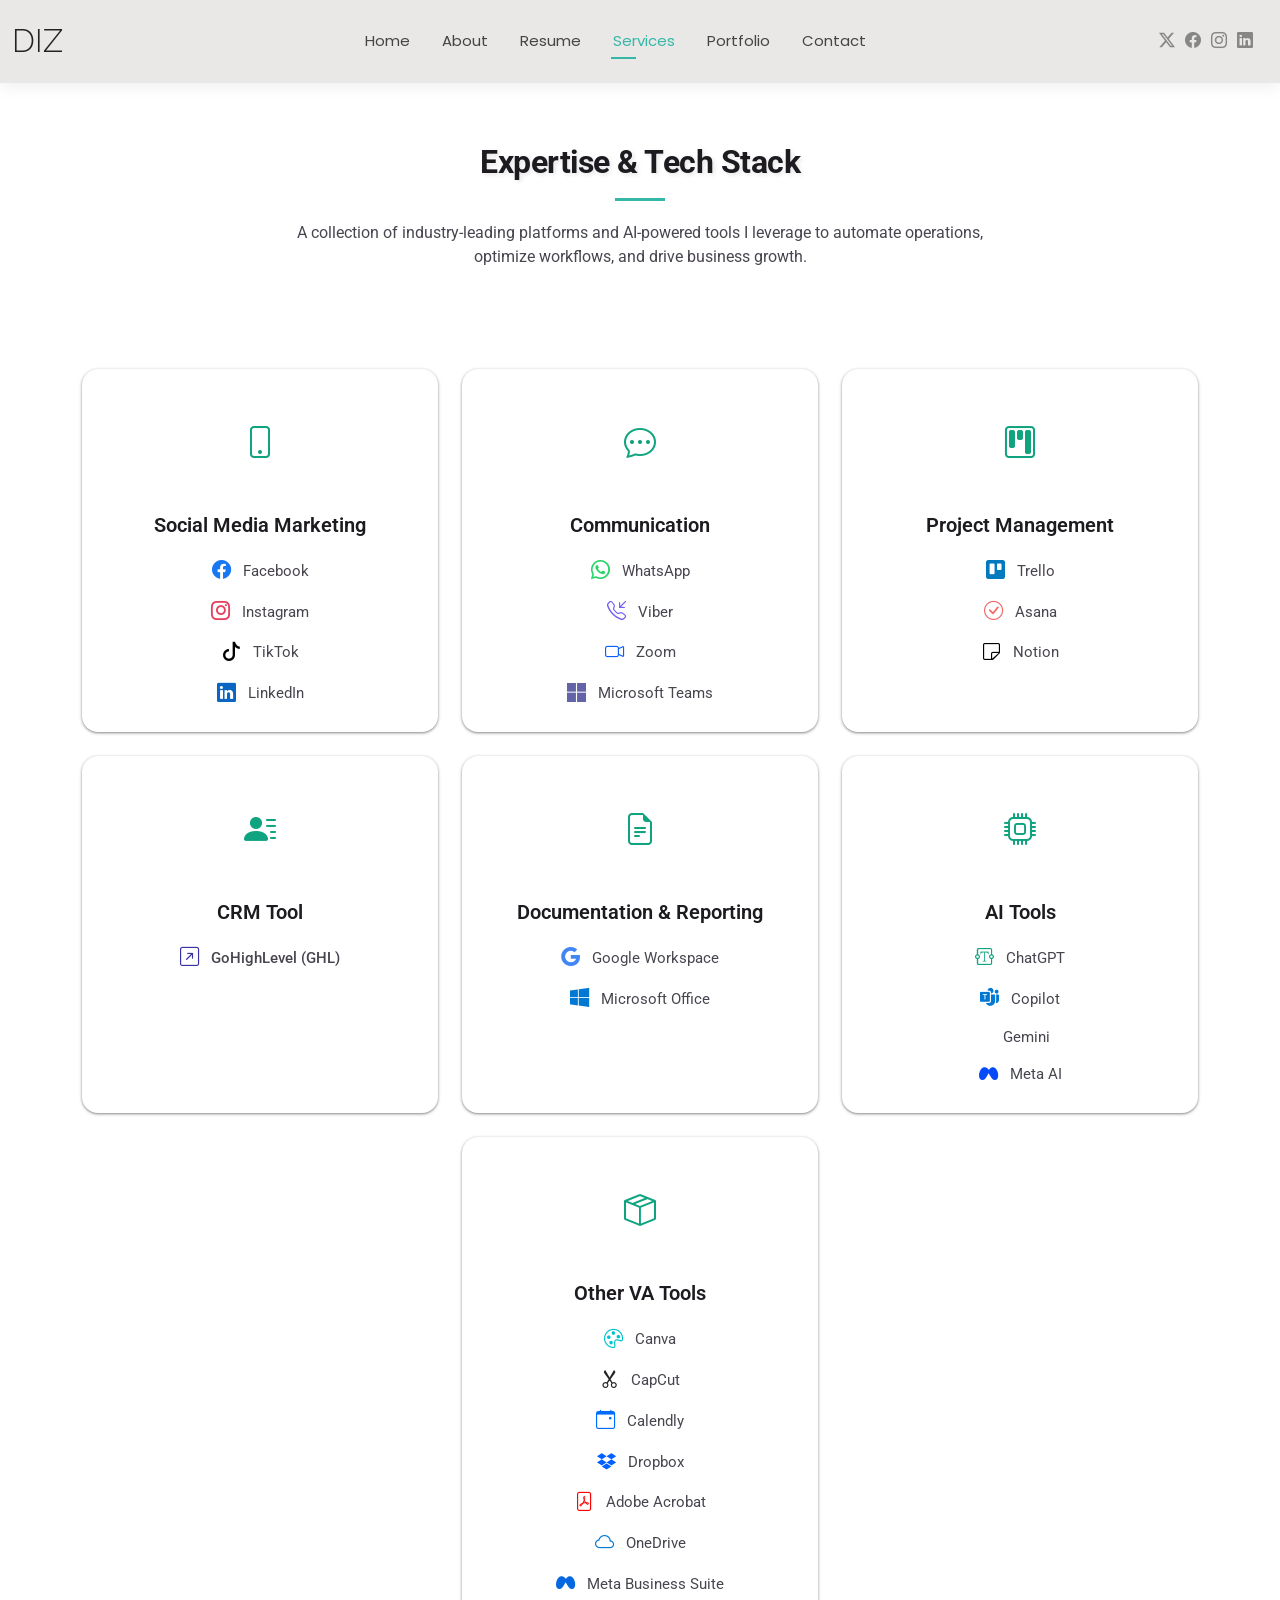
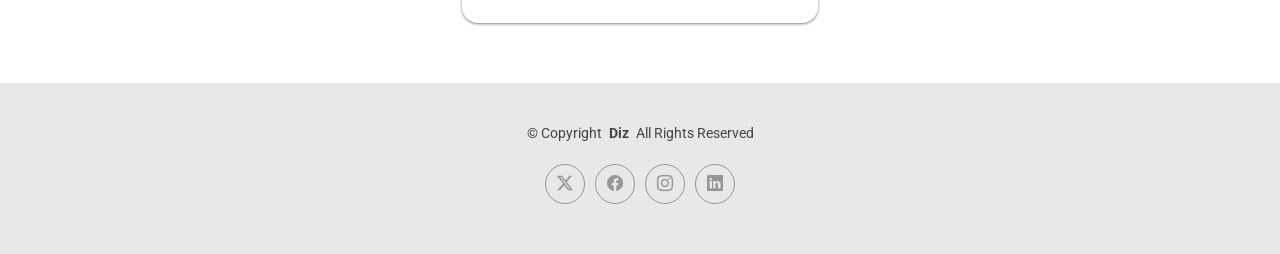
<file: services.html>
<!DOCTYPE html>
<html lang="en">

<head>
  <meta charset="utf-8">
  <meta content="width=device-width, initial-scale=1.0" name="viewport">
  <title>Services</title>
  <meta name="description" content="">
  <meta name="keywords" content="">

  <!-- Favicons -->
  <link href="assets/img/favicon.png" rel="icon">
  <link href="assets/img/apple-touch-icon.png" rel="apple-touch-icon">

  <!-- Fonts -->
  <link href="https://fonts.googleapis.com" rel="preconnect">
  <link href="https://fonts.gstatic.com" rel="preconnect" crossorigin>
  <link href="https://fonts.googleapis.com/css2?family=Roboto:ital,wght@0,100;0,300;0,400;0,500;0,700;0,900;1,100;1,300;1,400;1,500;1,700;1,900&family=Poppins:ital,wght@0,100;0,200;0,300;0,400;0,500;0,600;0,700;0,800;0,900;1,100;1,200;1,300;1,400;1,500;1,600;1,700;1,800;1,900&family=Raleway:ital,wght@0,100;0,200;0,300;0,400;0,500;0,600;0,700;0,800;0,900;1,100;1,200;1,300;1,400;1,500;1,600;1,700;1,800;1,900&display=swap" rel="stylesheet">

  <!-- Vendor CSS Files -->
  <link href="assets/vendor/bootstrap/css/bootstrap.min.css" rel="stylesheet">
  <link href="assets/vendor/bootstrap-icons/bootstrap-icons.css" rel="stylesheet">
  <link href="assets/vendor/aos/aos.css" rel="stylesheet">
  <link href="assets/vendor/swiper/swiper-bundle.min.css" rel="stylesheet">
  <link href="assets/vendor/glightbox/css/glightbox.min.css" rel="stylesheet">

  <!-- Main CSS File -->
  <link href="assets/css/main.css" rel="stylesheet">


</head>

<body class="services-page">

  <header id="header" class="header d-flex align-items-center light-background sticky-top">
    <div class="container-fluid position-relative d-flex align-items-center justify-content-between">

      <a href="index.html" class="logo d-flex align-items-center me-auto me-xl-0">
        <!-- Uncomment the line below if you also wish to use an image logo -->
        <!-- <img src="assets/img/logo.png" alt=""> -->
        <h1 class="sitename">DIZ</h1>
      </a>

      <nav id="navmenu" class="navmenu">
        <ul>
          <li><a href="index.html">Home</a></li>
          <li><a href="about.html">About</a></li>
          <li><a href="resume.html">Resume</a></li>
          <li><a href="services.html" class="active">Services</a></li>
          <li><a href="portfolio.html">Portfolio</a></li>

          <li><a href="contact.html">Contact</a></li>
        </ul>
        <i class="mobile-nav-toggle d-xl-none bi bi-list"></i>
      </nav>

      <div class="header-social-links">
        <a href="#" class="twitter"><i class="bi bi-twitter-x"></i></a>
        <a href="#" class="facebook"><i class="bi bi-facebook"></i></a>
        <a href="#" class="instagram"><i class="bi bi-instagram"></i></a>
        <a href="#" class="linkedin"><i class="bi bi-linkedin"></i></a>
      </div>

    </div>
  </header>

  <main class="main">
    <section id="services" class="services section" style="background-color: #ffffff; padding: 60px 0;">

<div class="container section-title" data-aos="fade-up" style="margin-bottom: 40px; text-align: center;">
  <h2 style="font-family: 'Roboto', sans-serif; font-weight: 700; color: #1d1b20; letter-spacing: -0.5px;">Expertise &amp; Tech Stack</h2>
  <p style="color: #49454f; font-size: 1rem; max-width: 700px; margin: 0 auto;">
    A collection of industry-leading platforms and AI-powered tools I leverage to automate operations, optimize workflows, and drive business growth.
  </p>
</div>

  <div class="container">
    <div class="row gy-4 justify-content-center">

      <div class="col-lg-4 col-md-6" data-aos="fade-up" data-aos-delay="100">
        <div class="service-item position-relative" style="background: #ffffff; padding: 24px; border-radius: 16px; box-shadow: 0px 1px 3px 1px rgba(0,0,0,0.15), 0px 1px 2px 0px rgba(0,0,0,0.30); transition: box-shadow 0.2s ease-in-out, transform 0.2s ease-in-out; border: none; height: 100%; text-align: center;">
          <div class="icon" style="margin-bottom: 20px; color: #10a37f; display: flex; justify-content: center;">
            <i class="bi bi-phone" style="font-size: 2rem;"></i>
          </div>
          <h3 style="font-family: 'Roboto', sans-serif; font-size: 1.25rem; font-weight: 600; color: #1d1b20; margin-bottom: 20px;">Social Media Marketing</h3>
          
          <div class="app-list" style="display: flex; flex-direction: column; gap: 12px; align-items: center;">
            <div style="display: flex; align-items: center; gap: 12px; color: #49454f; font-size: 0.95rem;">
              <i class="bi bi-facebook" style="font-size: 1.2rem; color: #1877F2;"></i> <span>Facebook</span>
            </div>
            <div style="display: flex; align-items: center; gap: 12px; color: #49454f; font-size: 0.95rem;">
              <i class="bi bi-instagram" style="font-size: 1.2rem; color: #E4405F;"></i> <span>Instagram</span>
            </div>
            <div style="display: flex; align-items: center; gap: 12px; color: #49454f; font-size: 0.95rem;">
              <i class="bi bi-tiktok" style="font-size: 1.2rem; color: #000000;"></i> <span>TikTok</span>
            </div>
            <div style="display: flex; align-items: center; gap: 12px; color: #49454f; font-size: 0.95rem;">
              <i class="bi bi-linkedin" style="font-size: 1.2rem; color: #0A66C2;"></i> <span>LinkedIn</span>
            </div>
          </div>
        </div>
      </div><div class="col-lg-4 col-md-6" data-aos="fade-up" data-aos-delay="200">
        <div class="service-item position-relative" style="background: #ffffff; padding: 24px; border-radius: 16px; box-shadow: 0px 1px 3px 1px rgba(0,0,0,0.15), 0px 1px 2px 0px rgba(0,0,0,0.30); transition: box-shadow 0.2s ease-in-out, transform 0.2s ease-in-out; border: none; height: 100%; text-align: center;">
          <div class="icon" style="margin-bottom: 20px; color: #10a37f; display: flex; justify-content: center;">
            <i class="bi bi-chat-dots" style="font-size: 2rem;"></i>
          </div>
          <h3 style="font-family: 'Roboto', sans-serif; font-size: 1.25rem; font-weight: 600; color: #1d1b20; margin-bottom: 20px;">Communication</h3>
          
          <div class="app-list" style="display: flex; flex-direction: column; gap: 12px; align-items: center;">
            <div style="display: flex; align-items: center; gap: 12px; color: #49454f; font-size: 0.95rem;">
              <i class="bi bi-whatsapp" style="font-size: 1.2rem; color: #25D366;"></i> <span>WhatsApp</span>
            </div>
            <div style="display: flex; align-items: center; gap: 12px; color: #49454f; font-size: 0.95rem;">
              <i class="bi bi-telephone-inbound" style="font-size: 1.2rem; color: #7360F2;"></i> <span>Viber</span>
            </div>
            <div style="display: flex; align-items: center; gap: 12px; color: #49454f; font-size: 0.95rem;">
              <i class="bi bi-camera-video" style="font-size: 1.2rem; color: #0B5FFF;"></i> <span>Zoom</span>
            </div>
            <div style="display: flex; align-items: center; gap: 12px; color: #49454f; font-size: 0.95rem;">
              <i class="bi bi-microsoft" style="font-size: 1.2rem; color: #6264A7;"></i> <span>Microsoft Teams</span>
            </div>
          </div>
        </div>
      </div><div class="col-lg-4 col-md-6" data-aos="fade-up" data-aos-delay="300">
        <div class="service-item position-relative" style="background: #ffffff; padding: 24px; border-radius: 16px; box-shadow: 0px 1px 3px 1px rgba(0,0,0,0.15), 0px 1px 2px 0px rgba(0,0,0,0.30); transition: box-shadow 0.2s ease-in-out, transform 0.2s ease-in-out; border: none; height: 100%; text-align: center;">
          <div class="icon" style="margin-bottom: 20px; color: #10a37f; display: flex; justify-content: center;">
            <i class="bi bi-kanban" style="font-size: 2rem;"></i>
          </div>
          <h3 style="font-family: 'Roboto', sans-serif; font-size: 1.25rem; font-weight: 600; color: #1d1b20; margin-bottom: 20px;">Project Management</h3>
          
          <div class="app-list" style="display: flex; flex-direction: column; gap: 12px; align-items: center;">
            <div style="display: flex; align-items: center; gap: 12px; color: #49454f; font-size: 0.95rem;">
              <i class="bi bi-trello" style="font-size: 1.2rem; color: #0079BF;"></i> <span>Trello</span>
            </div>
            <div style="display: flex; align-items: center; gap: 12px; color: #49454f; font-size: 0.95rem;">
              <i class="bi bi-check-circle" style="font-size: 1.2rem; color: #F06A6A;"></i> <span>Asana</span>
            </div>
            <div style="display: flex; align-items: center; gap: 12px; color: #49454f; font-size: 0.95rem;">
              <i class="bi bi-sticky" style="font-size: 1.2rem; color: #000000;"></i> <span>Notion</span>
            </div>
          </div>
        </div>
      </div><div class="col-lg-4 col-md-6" data-aos="fade-up" data-aos-delay="400">
        <div class="service-item position-relative" style="background: #ffffff; padding: 24px; border-radius: 16px; box-shadow: 0px 1px 3px 1px rgba(0,0,0,0.15), 0px 1px 2px 0px rgba(0,0,0,0.30); transition: box-shadow 0.2s ease-in-out, transform 0.2s ease-in-out; border: none; height: 100%; text-align: center;">
          <div class="icon" style="margin-bottom: 20px; color: #10a37f; display: flex; justify-content: center;">
            <i class="bi bi-person-lines-fill" style="font-size: 2rem;"></i>
          </div>
          <h3 style="font-family: 'Roboto', sans-serif; font-size: 1.25rem; font-weight: 600; color: #1d1b20; margin-bottom: 20px;">CRM Tool</h3>
          
          <div class="app-list" style="display: flex; flex-direction: column; gap: 12px; align-items: center;">
            <div style="display: flex; align-items: center; gap: 12px; color: #49454f; font-size: 0.95rem; font-weight: 500;">
              <i class="bi bi-arrow-up-right-square" style="font-size: 1.2rem; color: #3632A4;"></i> <span>GoHighLevel (GHL)</span>
            </div>
          </div>
        </div>
      </div><div class="col-lg-4 col-md-6" data-aos="fade-up" data-aos-delay="500">
        <div class="service-item position-relative" style="background: #ffffff; padding: 24px; border-radius: 16px; box-shadow: 0px 1px 3px 1px rgba(0,0,0,0.15), 0px 1px 2px 0px rgba(0,0,0,0.30); transition: box-shadow 0.2s ease-in-out, transform 0.2s ease-in-out; border: none; height: 100%; text-align: center;">
          <div class="icon" style="margin-bottom: 20px; color: #10a37f; display: flex; justify-content: center;">
            <i class="bi bi-file-earmark-text" style="font-size: 2rem;"></i>
          </div>
          <h3 style="font-family: 'Roboto', sans-serif; font-size: 1.25rem; font-weight: 600; color: #1d1b20; margin-bottom: 20px;">Documentation &amp; Reporting</h3>
          
          <div class="app-list" style="display: flex; flex-direction: column; gap: 12px; align-items: center;">
            <div style="display: flex; align-items: center; gap: 12px; color: #49454f; font-size: 0.95rem;">
              <i class="bi bi-google" style="font-size: 1.2rem; color: #4285F4;"></i> <span>Google Workspace</span>
            </div>
            <div style="display: flex; align-items: center; gap: 12px; color: #49454f; font-size: 0.95rem;">
              <i class="bi bi-windows" style="font-size: 1.2rem; color: #0078D4;"></i> <span>Microsoft Office</span>
            </div>
          </div>
        </div>
      </div><div class="col-lg-4 col-md-6" data-aos="fade-up" data-aos-delay="550">
        <div class="service-item position-relative" style="background: #ffffff; padding: 24px; border-radius: 16px; box-shadow: 0px 1px 3px 1px rgba(0,0,0,0.15), 0px 1px 2px 0px rgba(0,0,0,0.30); transition: box-shadow 0.2s ease-in-out, transform 0.2s ease-in-out; border: none; height: 100%; text-align: center;">
          <div class="icon" style="margin-bottom: 20px; color: #10a37f; display: flex; justify-content: center;">
            <i class="bi bi-cpu" style="font-size: 2rem;"></i>
          </div>
          <h3 style="font-family: 'Roboto', sans-serif; font-size: 1.25rem; font-weight: 600; color: #1d1b20; margin-bottom: 20px;">AI Tools</h3>
          
          <div class="app-list" style="display: flex; flex-direction: column; gap: 12px; align-items: center;">
            <div style="display: flex; align-items: center; gap: 12px; color: #49454f; font-size: 0.95rem;">
              <i class="bi bi-textarea-t" style="font-size: 1.2rem; color: #10a37f;"></i> <span>ChatGPT</span>
            </div>
            <div style="display: flex; align-items: center; gap: 12px; color: #49454f; font-size: 0.95rem;">
              <i class="bi bi-microsoft-teams" style="font-size: 1.2rem; color: #0078d4;"></i> <span>Copilot</span>
            </div>
            <div style="display: flex; align-items: center; gap: 12px; color: #49454f; font-size: 0.95rem;">
              <i class="bi bi-gemini" style="font-size: 1.2rem; color: #1a73e8;"></i> <span>Gemini</span>
            </div>
            <div style="display: flex; align-items: center; gap: 12px; color: #49454f; font-size: 0.95rem;">
              <i class="bi bi-meta" style="font-size: 1.2rem; color: #044afb;"></i> <span>Meta AI</span>
            </div>
          </div>
        </div>
      </div><div class="col-lg-4 col-md-6" data-aos="fade-up" data-aos-delay="600">
        <div class="service-item position-relative" style="background: #ffffff; padding: 24px; border-radius: 16px; box-shadow: 0px 1px 3px 1px rgba(0,0,0,0.15), 0px 1px 2px 0px rgba(0,0,0,0.30); transition: box-shadow 0.2s ease-in-out, transform 0.2s ease-in-out; border: none; height: 100%; text-align: center;">
          <div class="icon" style="margin-bottom: 20px; color: #10a37f; display: flex; justify-content: center;">
            <i class="bi bi-box-seam" style="font-size: 2rem;"></i>
          </div>
          <h3 style="font-family: 'Roboto', sans-serif; font-size: 1.25rem; font-weight: 600; color: #1d1b20; margin-bottom: 20px;">Other VA Tools</h3>
          
          <div class="app-list" style="display: flex; flex-direction: column; gap: 12px; align-items: center;">
            <div style="display: flex; align-items: center; gap: 12px; color: #49454f; font-size: 0.95rem;">
              <i class="bi bi-palette" style="font-size: 1.2rem; color: #00C4CC;"></i> <span>Canva</span>
            </div>
            <div style="display: flex; align-items: center; gap: 12px; color: #49454f; font-size: 0.95rem;">
              <i class="bi bi-scissors" style="font-size: 1.2rem; color: #222222;"></i> <span>CapCut</span>
            </div>
            <div style="display: flex; align-items: center; gap: 12px; color: #49454f; font-size: 0.95rem;">
              <i class="bi bi-calendar-event" style="font-size: 1.2rem; color: #006BFF;"></i> <span>Calendly</span>
            </div>
            <div style="display: flex; align-items: center; gap: 12px; color: #49454f; font-size: 0.95rem;">
              <i class="bi bi-dropbox" style="font-size: 1.2rem; color: #0061FF;"></i> <span>Dropbox</span>
            </div>
            <div style="display: flex; align-items: center; gap: 12px; color: #49454f; font-size: 0.95rem;">
              <i class="bi bi-file-pdf" style="font-size: 1.2rem; color: #FF0000;"></i> <span>Adobe Acrobat</span>
            </div>
            <div style="display: flex; align-items: center; gap: 12px; color: #49454f; font-size: 0.95rem;">
              <i class="bi bi-cloud" style="font-size: 1.2rem; color: #0078D4;"></i> <span>OneDrive</span>
            </div>
            <div style="display: flex; align-items: center; gap: 12px; color: #49454f; font-size: 0.95rem;">
              <i class="bi bi-meta" style="font-size: 1.2rem; color: #0668E1;"></i> <span>Meta Business Suite</span>
            </div>
          </div>
        </div>
      </div></div>
  </div>

</section>

  </main>

  <footer id="footer" class="footer light-background">

    <div class="container">
      <div class="copyright text-center ">
        <p>© <span>Copyright</span> <strong class="px-1 sitename">Diz</strong> <span>All Rights Reserved<br></span></p>
      </div>
      <div class="social-links d-flex justify-content-center">
        <a href=""><i class="bi bi-twitter-x"></i></a>
        <a href=""><i class="bi bi-facebook"></i></a>
        <a href=""><i class="bi bi-instagram"></i></a>
        <a href=""><i class="bi bi-linkedin"></i></a>
      </div>
      <div class="credits">
     
    </div>

  </footer>

  <!-- Scroll Top -->
  <a href="#" id="scroll-top" class="scroll-top d-flex align-items-center justify-content-center"><i class="bi bi-arrow-up-short"></i></a>

  <!-- Preloader -->
  <div id="preloader"></div>

  <!-- Vendor JS Files -->
  <script src="assets/vendor/bootstrap/js/bootstrap.bundle.min.js"></script>
  <script src="assets/vendor/php-email-form/validate.js"></script>
  <script src="assets/vendor/aos/aos.js"></script>
  <script src="assets/vendor/waypoints/noframework.waypoints.js"></script>
  <script src="assets/vendor/purecounter/purecounter_vanilla.js"></script>
  <script src="assets/vendor/swiper/swiper-bundle.min.js"></script>
  <script src="assets/vendor/glightbox/js/glightbox.min.js"></script>
  <script src="assets/vendor/imagesloaded/imagesloaded.pkgd.min.js"></script>
  <script src="assets/vendor/isotope-layout/isotope.pkgd.min.js"></script>

  <!-- Main JS File -->
  <script src="assets/js/main.js"></script>

</body>

</html>
</file>
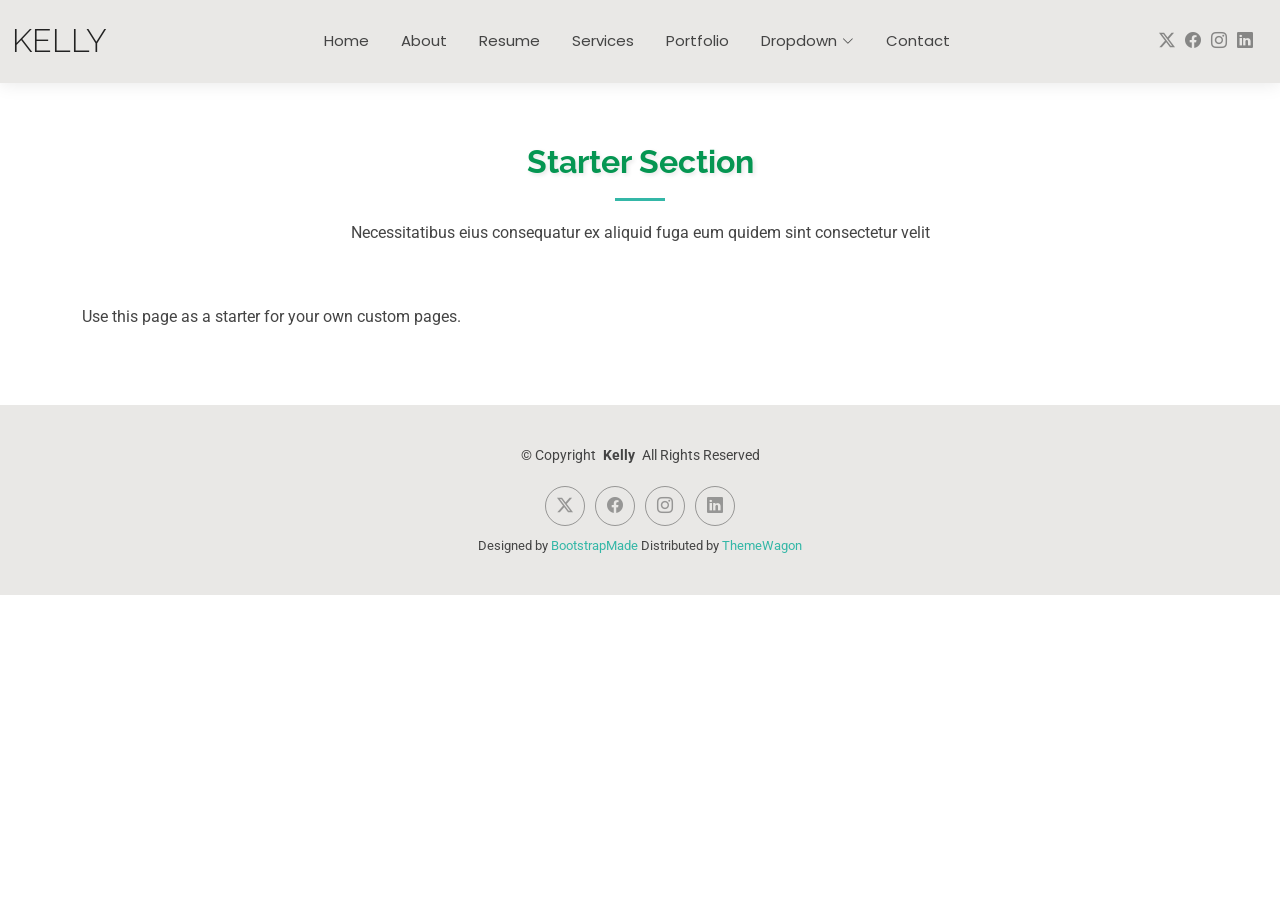
<file: starter-page.html>
<!DOCTYPE html>
<html lang="en">

<head>
  <meta charset="utf-8">
  <meta content="width=device-width, initial-scale=1.0" name="viewport">
  <title>Starter Page - Kelly Bootstrap Template</title>
  <meta name="description" content="">
  <meta name="keywords" content="">

  <!-- Favicons -->
  <link href="assets/img/favicon.png" rel="icon">
  <link href="assets/img/apple-touch-icon.png" rel="apple-touch-icon">

  <!-- Fonts -->
  <link href="https://fonts.googleapis.com" rel="preconnect">
  <link href="https://fonts.gstatic.com" rel="preconnect" crossorigin>
  <link href="https://fonts.googleapis.com/css2?family=Roboto:ital,wght@0,100;0,300;0,400;0,500;0,700;0,900;1,100;1,300;1,400;1,500;1,700;1,900&family=Poppins:ital,wght@0,100;0,200;0,300;0,400;0,500;0,600;0,700;0,800;0,900;1,100;1,200;1,300;1,400;1,500;1,600;1,700;1,800;1,900&family=Raleway:ital,wght@0,100;0,200;0,300;0,400;0,500;0,600;0,700;0,800;0,900;1,100;1,200;1,300;1,400;1,500;1,600;1,700;1,800;1,900&display=swap" rel="stylesheet">

  <!-- Vendor CSS Files -->
  <link href="assets/vendor/bootstrap/css/bootstrap.min.css" rel="stylesheet">
  <link href="assets/vendor/bootstrap-icons/bootstrap-icons.css" rel="stylesheet">
  <link href="assets/vendor/aos/aos.css" rel="stylesheet">
  <link href="assets/vendor/swiper/swiper-bundle.min.css" rel="stylesheet">
  <link href="assets/vendor/glightbox/css/glightbox.min.css" rel="stylesheet">

  <!-- Main CSS File -->
  <link href="assets/css/main.css" rel="stylesheet">

</head>

<body class="starter-page-page">

  <header id="header" class="header d-flex align-items-center light-background sticky-top">
    <div class="container-fluid position-relative d-flex align-items-center justify-content-between">

      <a href="index.html" class="logo d-flex align-items-center me-auto me-xl-0">
        <!-- Uncomment the line below if you also wish to use an image logo -->
        <!-- <img src="assets/img/logo.png" alt=""> -->
        <h1 class="sitename">Kelly</h1>
      </a>

      <nav id="navmenu" class="navmenu">
        <ul>
          <li><a href="index.html">Home</a></li>
          <li><a href="about.html">About</a></li>
          <li><a href="resume.html">Resume</a></li>
          <li><a href="services.html">Services</a></li>
          <li><a href="portfolio.html">Portfolio</a></li>
          <li class="dropdown"><a href="#"><span>Dropdown</span> <i class="bi bi-chevron-down toggle-dropdown"></i></a>
            <ul>
              <li><a href="#">Dropdown 1</a></li>
              <li class="dropdown"><a href="#"><span>Deep Dropdown</span> <i class="bi bi-chevron-down toggle-dropdown"></i></a>
                <ul>
                  <li><a href="#">Deep Dropdown 1</a></li>
                  <li><a href="#">Deep Dropdown 2</a></li>
                  <li><a href="#">Deep Dropdown 3</a></li>
                  <li><a href="#">Deep Dropdown 4</a></li>
                  <li><a href="#">Deep Dropdown 5</a></li>
                </ul>
              </li>
              <li><a href="#">Dropdown 2</a></li>
              <li><a href="#">Dropdown 3</a></li>
              <li><a href="#">Dropdown 4</a></li>
            </ul>
          </li>
          <li><a href="contact.html">Contact</a></li>
        </ul>
        <i class="mobile-nav-toggle d-xl-none bi bi-list"></i>
      </nav>

      <div class="header-social-links">
        <a href="#" class="twitter"><i class="bi bi-twitter-x"></i></a>
        <a href="#" class="facebook"><i class="bi bi-facebook"></i></a>
        <a href="#" class="instagram"><i class="bi bi-instagram"></i></a>
        <a href="#" class="linkedin"><i class="bi bi-linkedin"></i></a>
      </div>

    </div>
  </header>

  <main class="main">

    <!-- Starter Section Section -->
    <section id="starter-section" class="starter-section section">

      <!-- Section Title -->
      <div class="container section-title" data-aos="fade-up">
        <h2>Starter Section</h2>
        <p>Necessitatibus eius consequatur ex aliquid fuga eum quidem sint consectetur velit</p>
      </div><!-- End Section Title -->

      <div class="container" data-aos="fade-up">
        <p>Use this page as a starter for your own custom pages.</p>
      </div>

    </section><!-- /Starter Section Section -->

  </main>

  <footer id="footer" class="footer light-background">

    <div class="container">
      <div class="copyright text-center ">
        <p>© <span>Copyright</span> <strong class="px-1 sitename">Kelly</strong> <span>All Rights Reserved<br></span></p>
      </div>
      <div class="social-links d-flex justify-content-center">
        <a href=""><i class="bi bi-twitter-x"></i></a>
        <a href=""><i class="bi bi-facebook"></i></a>
        <a href=""><i class="bi bi-instagram"></i></a>
        <a href=""><i class="bi bi-linkedin"></i></a>
      </div>
      <div class="credits">
        <!-- All the links in the footer should remain intact. -->
        <!-- You can delete the links only if you've purchased the pro version. -->
        <!-- Licensing information: https://bootstrapmade.com/license/ -->
        <!-- Purchase the pro version with working PHP/AJAX contact form: [buy-url] -->
        Designed by <a href="https://bootstrapmade.com/">BootstrapMade</a> Distributed by <a href=“https://themewagon.com>ThemeWagon
      </div>
    </div>

  </footer>

  <!-- Scroll Top -->
  <a href="#" id="scroll-top" class="scroll-top d-flex align-items-center justify-content-center"><i class="bi bi-arrow-up-short"></i></a>

  <!-- Preloader -->
  <div id="preloader"></div>

  <!-- Vendor JS Files -->
  <script src="assets/vendor/bootstrap/js/bootstrap.bundle.min.js"></script>
  <script src="assets/vendor/php-email-form/validate.js"></script>
  <script src="assets/vendor/aos/aos.js"></script>
  <script src="assets/vendor/waypoints/noframework.waypoints.js"></script>
  <script src="assets/vendor/purecounter/purecounter_vanilla.js"></script>
  <script src="assets/vendor/swiper/swiper-bundle.min.js"></script>
  <script src="assets/vendor/glightbox/js/glightbox.min.js"></script>
  <script src="assets/vendor/imagesloaded/imagesloaded.pkgd.min.js"></script>
  <script src="assets/vendor/isotope-layout/isotope.pkgd.min.js"></script>

  <!-- Main JS File -->
  <script src="assets/js/main.js"></script>

</body>

</html>
</file>
<file: assets/css/main.css>
:root {
  --default-font: "Roboto",  system-ui, -apple-system, "Segoe UI", Roboto, "Helvetica Neue", Arial, "Noto Sans", "Liberation Sans", sans-serif, "Apple Color Emoji", "Segoe UI Emoji", "Segoe UI Symbol", "Noto Color Emoji";
  --heading-font: "Raleway",  sans-serif;
  --nav-font: "Poppins",  sans-serif;
}

/* Global Colors - The following color variables are used throughout the website. Updating them here will change the color scheme of the entire website */
:root { 
  --background-color: #ffffff; /* Background color for the entire website, including individual sections */
  --default-color: #444444; /* Default color used for the majority of the text content across the entire website */
  --heading-color: #222222; /* Color for headings, subheadings and title throughout the website */
  --accent-color: #34b7a7; /* Accent color that represents your brand on the website. It's used for buttons, links, and other elements that need to stand out */
  --surface-color: #ffffff; /* The surface color is used as a background of boxed elements within sections, such as cards, icon boxes, or other elements that require a visual separation from the global background. */
  --contrast-color: #ffffff; /* Contrast color for text, ensuring readability against backgrounds of accent, heading, or default colors. */
}

/* Nav Menu Colors - The following color variables are used specifically for the navigation menu. They are separate from the global colors to allow for more customization options */
:root {
  --nav-color: #444444;  /* The default color of the main navmenu links */
  --nav-hover-color: #34b7a7; /* Applied to main navmenu links when they are hovered over or active */
  --nav-mobile-background-color: #ffffff; /* Used as the background color for mobile navigation menu */
  --nav-dropdown-background-color: #ffffff; /* Used as the background color for dropdown items that appear when hovering over primary navigation items */
  --nav-dropdown-color: #444444; /* Used for navigation links of the dropdown items in the navigation menu. */
  --nav-dropdown-hover-color: #34b7a7; /* Similar to --nav-hover-color, this color is applied to dropdown navigation links when they are hovered over. */
}

/* Color Presets - These classes override global colors when applied to any section or element, providing reuse of the sam color scheme. */

.light-background {
  --background-color: #e9e8e6;
  --surface-color: #ffffff;
}

.dark-background {
  --background-color: #060606;
  --default-color: #ffffff;
  --heading-color: #ffffff;
  --surface-color: #252525;
  --contrast-color: #ffffff;
}

/* Smooth scroll */
:root {
  scroll-behavior: smooth;
}

/*--------------------------------------------------------------
# General Styling & Shared Classes
--------------------------------------------------------------*/
body {
  color: var(--default-color);
  background-color: var(--background-color);
  font-family: var(--default-font);
}

a {
  color: var(--accent-color);
  text-decoration: none;
  transition: 0.3s;
}

a:hover {
  color: color-mix(in srgb, var(--accent-color), transparent 25%);
  text-decoration: none;
}

h1,
h2,
h3,
h4,
h5,
h6 {
  color: var(--heading-color);
  font-family: var(--heading-font);
}
h2{
  font-size: 50px;
  color:#059652;
  font-weight: 900;
  text-shadow: 2px 2px 4px rgba(0, 0, 0, 0.1);
}

.job-title{
  font-size: 50px;
  color: #185438;
  font-weight: 600;
  margin-top: 10px;
}

/* PHP Email Form Messages
------------------------------*/
.php-email-form .error-message {
  display: none;
  background: #df1529;
  color: #ffffff;
  text-align: left;
  padding: 15px;
  margin-bottom: 24px;
  font-weight: 600;
}

.php-email-form .sent-message {
  display: none;
  color: #ffffff;
  background: #059652;
  text-align: center;
  padding: 15px;
  margin-bottom: 24px;
  font-weight: 600;
}

.php-email-form .loading {
  display: none;
  background: var(--surface-color);
  text-align: center;
  padding: 15px;
  margin-bottom: 24px;
}

.php-email-form .loading:before {
  content: "";
  display: inline-block;
  border-radius: 50%;
  width: 24px;
  height: 24px;
  margin: 0 10px -6px 0;
  border: 3px solid var(--accent-color);
  border-top-color: var(--surface-color);
  animation: php-email-form-loading 1s linear infinite;
}

@keyframes php-email-form-loading {
  0% {
    transform: rotate(0deg);
  }

  100% {
    transform: rotate(360deg);
  }
}

/*--------------------------------------------------------------
# Global Header
--------------------------------------------------------------*/
.header {
  color: var(--default-color);
  background-color: var(--background-color);
  padding: 15px 0;
  transition: all 0.5s;
  z-index: 997;
  box-shadow: 0px 0 18px rgba(0, 0, 0, 0.1);
}

.header .logo {
  line-height: 1;
}

.header .logo img {
  max-height: 36px;
  margin-right: 8px;
}

.header .logo h1 {
  font-size: 32px;
  margin: 0;
  font-weight: 300;
  text-transform: uppercase;
  color: var(--heading-color);
}

.header .header-social-links {
  padding-right: 15px;
}

.header .header-social-links a {
  color: color-mix(in srgb, var(--default-color), transparent 40%);
  padding-left: 6px;
  display: inline-block;
  transition: 0.3s;
  font-size: 16px;
}

.header .header-social-links a:hover {
  color: var(--accent-color);
}

.header .header-social-links a i {
  line-height: 0px;
}

@media (max-width: 1200px) {
  .header .logo {
    order: 1;
  }

  .header .header-social-links {
    order: 2;
  }

  .header .navmenu {
    order: 3;
  }
}

/*--------------------------------------------------------------
# Navigation Menu
--------------------------------------------------------------*/
/* Desktop Navigation */
@media (min-width: 1200px) {
  .navmenu {
    padding: 0;
  }

  .navmenu ul {
    margin: 0;
    padding: 0;
    display: flex;
    list-style: none;
    align-items: center;
  }

  .navmenu li {
    position: relative;
  }

  .navmenu>ul>li {
    white-space: nowrap;
    padding: 15px 14px;
  }

  .navmenu>ul>li:last-child {
    padding-right: 0;
  }

  .navmenu a,
  .navmenu a:focus {
    color: var(--nav-color);
    font-size: 15px;
    padding: 0 2px;
    font-family: var(--nav-font);
    font-weight: 400;
    display: flex;
    align-items: center;
    justify-content: space-between;
    white-space: nowrap;
    transition: 0.3s;
    position: relative;
  }

  .navmenu a i,
  .navmenu a:focus i {
    font-size: 12px;
    line-height: 0;
    margin-left: 5px;
    transition: 0.3s;
  }

  .navmenu>ul>li>a:before {
    content: "";
    position: absolute;
    height: 2px;
    bottom: -6px;
    left: 0;
    background-color: var(--nav-hover-color);
    visibility: hidden;
    width: 0px;
    transition: all 0.3s ease-in-out 0s;
  }

  .navmenu a:hover:before,
  .navmenu li:hover>a:before,
  .navmenu .active:before {
    visibility: visible;
    width: 25px;
  }

  .navmenu li:hover>a,
  .navmenu .active,
  .navmenu .active:focus {
    color: var(--nav-hover-color);
  }

  .navmenu .dropdown ul {
    margin: 0;
    padding: 10px 0;
    background: var(--nav-dropdown-background-color);
    display: block;
    position: absolute;
    visibility: hidden;
    left: 14px;
    top: 130%;
    opacity: 0;
    transition: 0.3s;
    border-radius: 4px;
    z-index: 99;
    box-shadow: 0px 0px 30px rgba(0, 0, 0, 0.1);
  }

  .navmenu .dropdown ul li {
    min-width: 200px;
  }

  .navmenu .dropdown ul a {
    padding: 10px 20px;
    font-size: 15px;
    text-transform: none;
    color: var(--nav-dropdown-color);
  }

  .navmenu .dropdown ul a i {
    font-size: 12px;
  }

  .navmenu .dropdown ul a:hover,
  .navmenu .dropdown ul .active:hover,
  .navmenu .dropdown ul li:hover>a {
    color: var(--nav-dropdown-hover-color);
  }

  .navmenu .dropdown:hover>ul {
    opacity: 1;
    top: 100%;
    visibility: visible;
  }

  .navmenu .dropdown .dropdown ul {
    top: 0;
    left: -90%;
    visibility: hidden;
  }

  .navmenu .dropdown .dropdown:hover>ul {
    opacity: 1;
    top: 0;
    left: -100%;
    visibility: visible;
  }
}

/* Mobile Navigation */
@media (max-width: 1199px) {
  .mobile-nav-toggle {
    color: var(--nav-color);
    font-size: 28px;
    line-height: 0;
    margin-right: 10px;
    cursor: pointer;
    transition: color 0.3s;
  }

  .navmenu {
    padding: 0;
    z-index: 9997;
  }

  .navmenu ul {
    display: none;
    list-style: none;
    position: absolute;
    inset: 60px 20px 20px 20px;
    padding: 10px 0;
    margin: 0;
    border-radius: 6px;
    background-color: var(--nav-mobile-background-color);
    border: 1px solid color-mix(in srgb, var(--default-color), transparent 90%);
    box-shadow: none;
    overflow-y: auto;
    transition: 0.3s;
    z-index: 9998;
  }

  .navmenu a,
  .navmenu a:focus {
    color: var(--nav-dropdown-color);
    padding: 10px 20px;
    font-family: var(--nav-font);
    font-size: 17px;
    font-weight: 500;
    display: flex;
    align-items: center;
    justify-content: space-between;
    white-space: nowrap;
    transition: 0.3s;
  }

  .navmenu a i,
  .navmenu a:focus i {
    font-size: 12px;
    line-height: 0;
    margin-left: 5px;
    width: 30px;
    height: 30px;
    display: flex;
    align-items: center;
    justify-content: center;
    border-radius: 50%;
    transition: 0.3s;
    background-color: color-mix(in srgb, var(--accent-color), transparent 90%);
  }

  .navmenu a i:hover,
  .navmenu a:focus i:hover {
    background-color: var(--accent-color);
    color: var(--contrast-color);
  }

  .navmenu a:hover,
  .navmenu .active,
  .navmenu .active:focus {
    color: var(--nav-dropdown-hover-color);
  }

  .navmenu .active i,
  .navmenu .active:focus i {
    background-color: var(--accent-color);
    color: var(--contrast-color);
    transform: rotate(180deg);
  }

  .navmenu .dropdown ul {
    position: static;
    display: none;
    z-index: 99;
    padding: 10px 0;
    margin: 10px 20px;
    background-color: var(--nav-dropdown-background-color);
    transition: all 0.5s ease-in-out;
  }

  .navmenu .dropdown ul ul {
    background-color: rgba(33, 37, 41, 0.1);
  }

  .navmenu .dropdown>.dropdown-active {
    display: block;
    background-color: rgba(33, 37, 41, 0.03);
  }

  .mobile-nav-active {
    overflow: hidden;
  }

  .mobile-nav-active .mobile-nav-toggle {
    color: #fff;
    position: absolute;
    font-size: 32px;
    top: 15px;
    right: 15px;
    margin-right: 0;
    z-index: 9999;
  }

  .mobile-nav-active .navmenu {
    position: fixed;
    overflow: hidden;
    inset: 0;
    background: rgba(33, 37, 41, 0.8);
    transition: 0.3s;
  }

  .mobile-nav-active .navmenu>ul {
    display: block;
  }
}

/*--------------------------------------------------------------
# Global Footer
--------------------------------------------------------------*/
.footer {
  color: var(--default-color);
  background-color: var(--background-color);
  font-size: 14px;
  padding: 40px 0;
  position: relative;
}

.footer .copyright p {
  margin-bottom: 0;
}

.footer .social-links {
  margin-top: 20px;
}

.footer .social-links a {
  display: flex;
  align-items: center;
  justify-content: center;
  width: 40px;
  height: 40px;
  border-radius: 50%;
  border: 1px solid color-mix(in srgb, var(--default-color), transparent 50%);
  font-size: 16px;
  color: color-mix(in srgb, var(--default-color), transparent 50%);
  margin: 0 5px;
  transition: 0.3s;
}

.footer .social-links a:hover {
  color: var(--accent-color);
  border-color: var(--accent-color);
}

.footer .credits {
  margin-top: 10px;
  font-size: 13px;
  text-align: center;
}

/*--------------------------------------------------------------
# Preloader
--------------------------------------------------------------*/
#preloader {
  position: fixed;
  inset: 0;
  z-index: 9999;
  overflow: hidden;
  background-color: var(--background-color);
  transition: all 0.6s ease-out;
  width: 100%;
  height: 100vh;
}

#preloader:before,
#preloader:after {
  content: "";
  position: absolute;
  border: 4px solid var(--accent-color);
  border-radius: 50%;
  animation: animate-preloader 2s cubic-bezier(0, 0.2, 0.8, 1) infinite;
}

#preloader:after {
  animation-delay: -0.5s;
}

@keyframes animate-preloader {
  0% {
    width: 10px;
    height: 10px;
    top: calc(50% - 5px);
    left: calc(50% - 5px);
    opacity: 1;
  }

  100% {
    width: 72px;
    height: 72px;
    top: calc(50% - 36px);
    left: calc(50% - 36px);
    opacity: 0;
  }
}

/*--------------------------------------------------------------
# Scroll Top Button
--------------------------------------------------------------*/
.scroll-top {
  position: fixed;
  visibility: hidden;
  opacity: 0;
  right: 15px;
  bottom: -15px;
  z-index: 99999;
  background-color: var(--accent-color);
  width: 44px;
  height: 44px;
  border-radius: 50px;
  transition: all 0.4s;
}

.scroll-top i {
  font-size: 24px;
  color: var(--contrast-color);
  line-height: 0;
}

.scroll-top:hover {
  background-color: color-mix(in srgb, var(--accent-color), transparent 20%);
  color: var(--contrast-color);
}

.scroll-top.active {
  visibility: visible;
  opacity: 1;
  bottom: 15px;
}

/*--------------------------------------------------------------
# Disable aos animation delay on mobile devices
--------------------------------------------------------------*/
@media screen and (max-width: 768px) {
  [data-aos-delay] {
    transition-delay: 0 !important;
  }
}

/*--------------------------------------------------------------
# Global Page Titles & Breadcrumbs
--------------------------------------------------------------*/
.page-title {
  color: var(--default-color);
  background-color: var(--background-color);
  padding: 25px 0;
  position: relative;
  border-bottom: 1px solid color-mix(in srgb, var(--default-color), transparent 85%);
}

.page-title h1 {
  font-size: 24px;
  font-weight: 400;
}

.page-title .breadcrumbs ol {
  display: flex;
  flex-wrap: wrap;
  list-style: none;
  padding: 0;
  margin: 0;
  font-size: 14px;
  font-weight: 400;
}

.page-title .breadcrumbs ol li+li {
  padding-left: 10px;
}

.page-title .breadcrumbs ol li+li::before {
  content: "/";
  display: inline-block;
  padding-right: 10px;
  color: color-mix(in srgb, var(--default-color), transparent 70%);
}

/*--------------------------------------------------------------
# Global Sections
--------------------------------------------------------------*/
section,
.section {
  color: var(--default-color);
  background-color: var(--background-color);
  padding: 60px 0;
  scroll-margin-top: 100px;
  overflow: clip;
}

@media (max-width: 1199px) {

  section,
  .section {
    scroll-margin-top: 66px;
  }
}

/*--------------------------------------------------------------
# Global Section Titles
--------------------------------------------------------------*/
.section-title {
  text-align: center;
  padding-bottom: 60px;
  position: relative;
}

.section-title h2 {
  font-size: 32px;
  font-weight: 700;
  margin-bottom: 20px;
  padding-bottom: 20px;
  position: relative;
}

.section-title h2:after {
  content: "";
  position: absolute;
  display: block;
  width: 50px;
  height: 3px;
  background: var(--accent-color);
  left: 0;
  right: 0;
  bottom: 0;
  margin: auto;
}

.section-title p {
  margin-bottom: 0;
}

/*--------------------------------------------------------------
# Hero Section
--------------------------------------------------------------*/
.hero {
  width: 100%;
  min-height: calc(100vh - 82px);
  position: relative;
  padding: 80px 0;
  display: flex;
  align-items: center;
  justify-content: center;
}

@media (max-width: 1200px) {
  .hero {
    min-height: calc(100vh - 68px);
  }
}

.hero img {
  position: absolute;
  inset: 0;
  display: block;
  width: 100%;
  height: 100%;
  object-fit: cover;
  z-index: 1;
}

.hero .container {
  position: relative;
  z-index: 3;
}

.hero h2 {
  margin: 0;
  font-size: 48px;
  font-weight: 700;
}

.hero p {
  margin: 10px 0 0 0;
  font-size: 24px;
  color: var(--heading-color);
}

.hero .btn-get-started {
  color: var(--contrast-color);
  background: var(--accent-color);
  font-family: var(--heading-font);
  text-transform: uppercase;
  font-weight: 600;
  font-size: 12px;
  letter-spacing: 1px;
  display: inline-block;
  padding: 12px 40px;
  border-radius: 50px;
  transition: 0.5s;
  margin-top: 30px;
}

.hero .btn-get-started:hover {
  background: color-mix(in srgb, var(--accent-color) 90%, white 20%);
}

@media (max-width: 768px) {
  .hero h2 {
    font-size: 32px;
  }

  .hero p {
    font-size: 18px;
  }
}

/*--------------------------------------------------------------
# About Section
--------------------------------------------------------------*/
.about .content h2 {
  font-weight: 700;
  font-size: 24px;
}

.about .content ul {
  list-style: none;
  padding: 0;
}

.about .content ul li {
  margin-bottom: 20px;
  display: flex;
  align-items: center;
}

.about .content ul strong {
  margin-right: 10px;
}

.about .content ul i {
  font-size: 16px;
  margin-right: 5px;
  color: var(--accent-color);
  line-height: 0;
}

/*--------------------------------------------------------------
# Skills Section
--------------------------------------------------------------*/
.skills .progress {
  height: 60px;
  display: block;
  background: none;
  border-radius: 0;
}

.skills .progress .skill {
  color: var(--heading-color);
  padding: 0;
  margin: 0 0 6px 0;
  text-transform: uppercase;
  display: block;
  font-weight: 600;
  font-family: var(--heading-font);
}

.skills .progress .skill .val {
  float: right;
  font-style: normal;
}

.skills .progress-bar-wrap {
  background: color-mix(in srgb, var(--default-color), transparent 90%);
  height: 10px;
}

.skills .progress-bar {
  width: 1px;
  height: 10px;
  transition: 0.9s;
  background-color: var(--accent-color);
}

/*--------------------------------------------------------------
# Stats Section
--------------------------------------------------------------*/
.stats .stats-item {
  padding: 30px;
  width: 100%;
}

.stats .stats-item span {
  color: var(--heading-color);
  font-size: 48px;
  display: block;
  font-weight: 700;
  margin-bottom: 20px;
  padding-bottom: 20px;
  position: relative;
}

.stats .stats-item span:after {
  content: "";
  position: absolute;
  display: block;
  width: 25px;
  height: 3px;
  background: var(--accent-color);
  left: 0;
  right: 0;
  bottom: 0;
  margin: auto;
}

.stats .stats-item p {
  color: color-mix(in srgb, var(--default-color), transparent 40%);
  padding: 0;
  margin: 0;
  font-family: var(--heading-font);
  font-weight: 500;
}

/*--------------------------------------------------------------
# Testimonials Section
--------------------------------------------------------------*/
.testimonials .section-header {
  margin-bottom: 40px;
}

.testimonials .testimonials-carousel,
.testimonials .testimonials-slider {
  overflow: hidden;
}

.testimonials .testimonial-item {
  text-align: center;
}

.testimonials .testimonial-item .testimonial-img {
  width: 120px;
  border-radius: 50%;
  border: 4px solid var(--background-color);
  margin: 0 auto;
}

.testimonials .testimonial-item h3 {
  font-size: 20px;
  font-weight: bold;
  margin: 10px 0 5px 0;
}

.testimonials .testimonial-item h4 {
  font-size: 14px;
  color: color-mix(in srgb, var(--default-color), transparent 40%);
  margin: 0 0 15px 0;
}

.testimonials .testimonial-item .stars {
  margin-bottom: 15px;
}

.testimonials .testimonial-item .stars i {
  color: #ffc107;
  margin: 0 1px;
}

.testimonials .testimonial-item .quote-icon-left,
.testimonials .testimonial-item .quote-icon-right {
  color: color-mix(in srgb, var(--accent-color), transparent 50%);
  font-size: 26px;
  line-height: 0;
}

.testimonials .testimonial-item .quote-icon-left {
  display: inline-block;
  left: -5px;
  position: relative;
}

.testimonials .testimonial-item .quote-icon-right {
  display: inline-block;
  right: -5px;
  position: relative;
  top: 10px;
  transform: scale(-1, -1);
}

.testimonials .testimonial-item p {
  font-style: italic;
  margin: 0 auto 15px auto;
}

.testimonials .swiper-wrapper {
  height: auto;
}

.testimonials .swiper-pagination {
  margin-top: 20px;
  position: relative;
}

.testimonials .swiper-pagination .swiper-pagination-bullet {
  width: 12px;
  height: 12px;
  opacity: 1;
  background-color: color-mix(in srgb, var(--default-color), transparent 85%);
}

.testimonials .swiper-pagination .swiper-pagination-bullet-active {
  background-color: var(--accent-color);
}

@media (min-width: 992px) {
  .testimonials .testimonial-item p {
    width: 80%;
  }
}

/*--------------------------------------------------------------
# Resume Section
--------------------------------------------------------------*/
.resume .resume-title {
  color: var(--heading-color);
  font-size: 26px;
  font-weight: 700;
  margin-top: 20px;
  margin-bottom: 20px;
}

.resume .resume-item {
  padding: 0 0 20px 20px;
  margin-top: -2px;
  border-left: 2px solid var(--accent-color);
  position: relative;
}

.resume .resume-item h4 {
  line-height: 18px;
  font-size: 18px;
  font-weight: 600;
  text-transform: uppercase;
  color: color-mix(in srgb, var(--default-color), transparent 20%);
  margin-bottom: 10px;
}

.resume .resume-item h5 {
  font-size: 16px;
  padding: 5px 15px;
  display: inline-block;
  font-weight: 600;
  margin-bottom: 10px;
}

.resume .resume-item ul {
  padding-left: 20px;
}

.resume .resume-item ul li {
  padding-bottom: 10px;
}

.resume .resume-item:last-child {
  padding-bottom: 0;
}

.resume .resume-item::before {
  content: "";
  position: absolute;
  width: 16px;
  height: 16px;
  border-radius: 50px;
  left: -9px;
  top: 0;
  background: var(--background-color);
  border: 2px solid var(--accent-color);
}

/*--------------------------------------------------------------
# Services Section
--------------------------------------------------------------*/
.services .service-item {
  background-color: var(--surface-color);
  box-shadow: 0px 5px 90px 0px rgba(0, 0, 0, 0.1);
  height: 100%;
  padding: 60px 30px;
  text-align: center;
  transition: 0.3s;
  border-radius: 5px;
}

.services .service-item .icon {
  margin: 0 auto;
  width: 100px;
  height: 100px;
  display: flex;
  align-items: center;
  justify-content: center;
  transition: ease-in-out 0.3s;
  position: relative;
}

.services .service-item .icon i {
  font-size: 36px;
  transition: 0.5s;
  position: relative;
}

.services .service-item .icon svg {
  position: absolute;
  top: 0;
  left: 0;
}

.services .service-item .icon svg path {
  transition: 0.5s;
  fill: color-mix(in srgb, var(--default-color), transparent 95%);
}

.services .service-item h3 {
  font-weight: 700;
  margin: 10px 0 15px 0;
  font-size: 22px;
}

.services .service-item p {
  line-height: 24px;
  font-size: 14px;
  margin-bottom: 0;
}

.services .service-item:hover {
  box-shadow: 0px 5px 35px 0px rgba(0, 0, 0, 0.1);
}

.services .service-item.item-cyan i {
  color: #0dcaf0;
}

.services .service-item.item-cyan:hover .icon i {
  color: #fff;
}

.services .service-item.item-cyan:hover .icon path {
  fill: #0dcaf0;
}

.services .service-item.item-orange i {
  color: #fd7e14;
}

.services .service-item.item-orange:hover .icon i {
  color: #fff;
}

.services .service-item.item-orange:hover .icon path {
  fill: #fd7e14;
}

.services .service-item.item-teal i {
  color: #20c997;
}

.services .service-item.item-teal:hover .icon i {
  color: #fff;
}

.services .service-item.item-teal:hover .icon path {
  fill: #20c997;
}

.services .service-item.item-red i {
  color: #df1529;
}

.services .service-item.item-red:hover .icon i {
  color: #fff;
}

.services .service-item.item-red:hover .icon path {
  fill: #df1529;
}

.services .service-item.item-indigo i {
  color: #6610f2;
}

.services .service-item.item-indigo:hover .icon i {
  color: #fff;
}

.services .service-item.item-indigo:hover .icon path {
  fill: #6610f2;
}

.services .service-item.item-pink i {
  color: #f3268c;
}

.services .service-item.item-pink:hover .icon i {
  color: #fff;
}

.services .service-item.item-pink:hover .icon path {
  fill: #f3268c;
}

/*--------------------------------------------------------------
# Portfolio Section
--------------------------------------------------------------*/
.portfolio .portfolio-filters {
  padding: 0;
  margin: 0 auto 20px auto;
  list-style: none;
  text-align: center;
}

.portfolio .portfolio-filters li {
  cursor: pointer;
  display: inline-block;
  padding: 8px 20px 10px 20px;
  margin: 0;
  font-size: 15px;
  font-weight: 500;
  line-height: 1;
  margin-bottom: 5px;
  border-radius: 50px;
  transition: all 0.3s ease-in-out;
  font-family: var(--heading-font);
}

.portfolio .portfolio-filters li:hover,
.portfolio .portfolio-filters li.filter-active {
  color: var(--contrast-color);
  background-color: var(--accent-color);
}

.portfolio .portfolio-filters li:first-child {
  margin-left: 0;
}

.portfolio .portfolio-filters li:last-child {
  margin-right: 0;
}

@media (max-width: 575px) {
  .portfolio .portfolio-filters li {
    font-size: 14px;
    margin: 0 0 10px 0;
  }
}

.portfolio .portfolio-item {
  position: relative;
  overflow: hidden;
}

.portfolio .portfolio-item .portfolio-info {
  opacity: 0;
  position: absolute;
  left: 12px;
  right: 12px;
  bottom: -100%;
  z-index: 3;
  transition: all ease-in-out 0.5s;
  background: color-mix(in srgb, var(--surface-color), transparent 10%);
  padding: 15px;
}

.portfolio .portfolio-item .portfolio-info h4 {
  font-size: 18px;
  font-weight: 600;
  padding-right: 50px;
}

.portfolio .portfolio-item .portfolio-info p {
  color: color-mix(in srgb, var(--default-color), transparent 30%);
  font-size: 14px;
  margin-bottom: 0;
  padding-right: 50px;
}

.portfolio .portfolio-item .portfolio-info .preview-link,
.portfolio .portfolio-item .portfolio-info .details-link {
  position: absolute;
  right: 50px;
  font-size: 24px;
  top: calc(50% - 14px);
  color: color-mix(in srgb, var(--default-color), transparent 30%);
  transition: 0.3s;
  line-height: 0;
}

.portfolio .portfolio-item .portfolio-info .preview-link:hover,
.portfolio .portfolio-item .portfolio-info .details-link:hover {
  color: var(--accent-color);
}

.portfolio .portfolio-item .portfolio-info .details-link {
  right: 14px;
  font-size: 28px;
}

.portfolio .portfolio-item:hover .portfolio-info {
  opacity: 1;
  bottom: 0;
}

/*--------------------------------------------------------------
# Portfolio Details Section
--------------------------------------------------------------*/
.portfolio-details .portfolio-details-slider img {
  width: 100%;
}

.portfolio-details .portfolio-details-slider .swiper-pagination {
  margin-top: 20px;
  position: relative;
}

.portfolio-details .portfolio-details-slider .swiper-pagination .swiper-pagination-bullet {
  width: 12px;
  height: 12px;
  background-color: color-mix(in srgb, var(--default-color), transparent 85%);
  opacity: 1;
}

.portfolio-details .portfolio-details-slider .swiper-pagination .swiper-pagination-bullet-active {
  background-color: var(--accent-color);
}

.portfolio-details .portfolio-info {
  background-color: var(--surface-color);
  padding: 30px;
  box-shadow: 0px 0 30px rgba(0, 0, 0, 0.1);
}

.portfolio-details .portfolio-info h3 {
  font-size: 22px;
  font-weight: 700;
  margin-bottom: 20px;
  padding-bottom: 20px;
  border-bottom: 1px solid color-mix(in srgb, var(--default-color), transparent 85%);
}

.portfolio-details .portfolio-info ul {
  list-style: none;
  padding: 0;
  font-size: 15px;
}

.portfolio-details .portfolio-info ul li+li {
  margin-top: 10px;
}

.portfolio-details .portfolio-description {
  padding-top: 30px;
}

.portfolio-details .portfolio-description h2 {
  font-size: 26px;
  font-weight: 700;
  margin-bottom: 20px;
}

.portfolio-details .portfolio-description p {
  padding: 0;
  color: color-mix(in srgb, var(--default-color), transparent 30%);
}

/*--------------------------------------------------------------
# Contact Section
--------------------------------------------------------------*/
.contact .info-wrap {
  background-color: var(--surface-color);
  box-shadow: 0px 0px 20px rgba(0, 0, 0, 0.1);
  padding: 30px;
  border-radius: 20px;
}

@media (max-width: 575px) {
  .contact .info-wrap {
    padding: 20px;
  }
}

.contact .info-item {
  margin-bottom: 40px;
}

.contact .info-item i {
  font-size: 20px;
  color: var(--accent-color);
  background: color-mix(in srgb, var(--accent-color), transparent 92%);
  width: 44px;
  height: 44px;
  display: flex;
  justify-content: center;
  align-items: center;
  border-radius: 50px;
  transition: all 0.3s ease-in-out;
  margin-right: 15px;
}

.contact .info-item h3 {
  padding: 0;
  font-size: 18px;
  font-weight: 700;
  margin-bottom: 5px;
}

.contact .info-item p {
  padding: 0;
  margin-bottom: 0;
  font-size: 14px;
}

.contact .info-item:hover i {
  background: var(--accent-color);
  color: var(--contrast-color);
}

.contact .php-email-form {
  background-color: var(--surface-color);
  height: 100%;
  padding: 30px;
  box-shadow: 0px 0px 20px rgba(0, 0, 0, 0.1);
  border-radius: 20px;
}

@media (max-width: 575px) {
  .contact .php-email-form {
    padding: 20px;
  }
}

.contact .php-email-form input[type=text],
.contact .php-email-form input[type=email],
.contact .php-email-form textarea {
  font-size: 14px;
  padding: 10px 15px;
  box-shadow: none;
  border-radius: 0;
  color: var(--default-color);
  background-color: var(--surface-color);
  border-color: color-mix(in srgb, var(--default-color), transparent 80%);
}

.contact .php-email-form input[type=text]:focus,
.contact .php-email-form input[type=email]:focus,
.contact .php-email-form textarea:focus {
  border-color: var(--accent-color);
}

.contact .php-email-form input[type=text]::placeholder,
.contact .php-email-form input[type=email]::placeholder,
.contact .php-email-form textarea::placeholder {
  color: color-mix(in srgb, var(--default-color), transparent 70%);
}

.contact .php-email-form button[type=submit] {
  color: var(--contrast-color);
  background: var(--accent-color);
  border: 0;
  padding: 10px 30px;
  transition: 0.4s;
  border-radius: 50px;
}

.contact .php-email-form button[type=submit]:hover {
  background: color-mix(in srgb, var(--accent-color), transparent 25%);
}

/*--------------------------------------------------------------
# Starter Section Section
--------------------------------------------------------------*/
.starter-section {
  /* Add your styles here */
}
</file>
